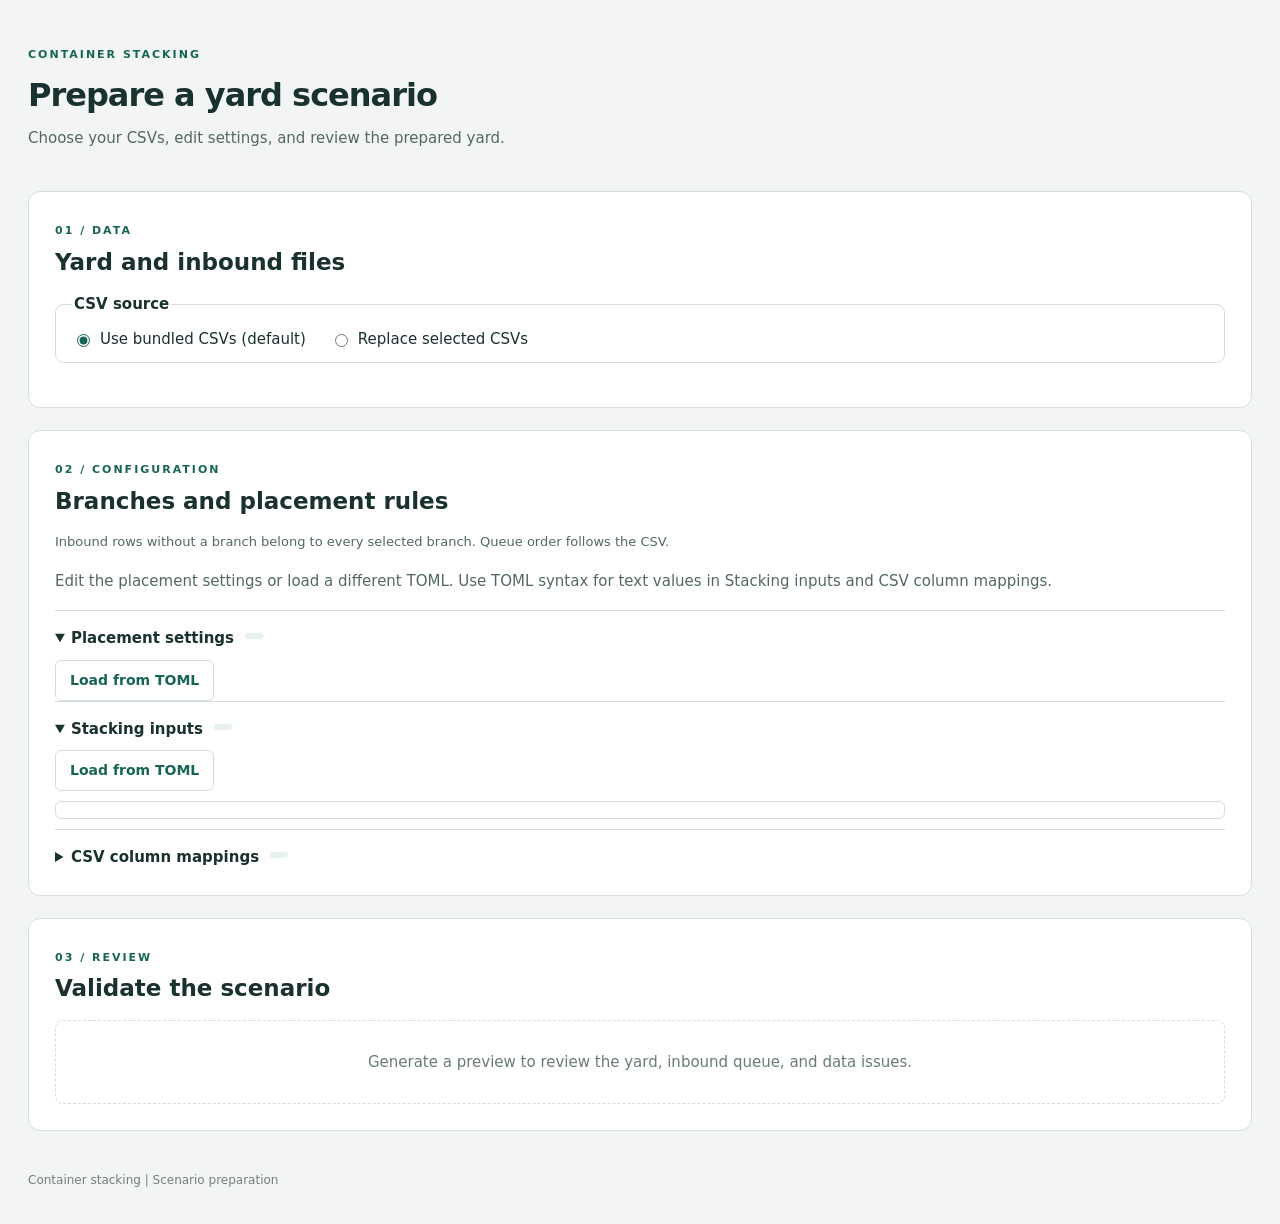
<file: output/container-stacking-standalone/index.html>
<!doctype html>
<html lang="en">
<head>
  <meta charset="utf-8">
  <meta name="viewport" content="width=device-width, initial-scale=1">
  <meta http-equiv="Content-Security-Policy" content="default-src 'none'; script-src 'self' file: blob: 'wasm-unsafe-eval'; style-src 'self' file:; worker-src blob:; connect-src blob:; base-uri 'none'; form-action 'none'">
  <title>Container stacking | Scenario setup</title>
  <link rel="stylesheet" href="./style.css">
  <link rel="stylesheet" href="./yard-map.css">
  <script src="./defaults.js" defer></script>
  <script src="./runtime-assets.js" defer></script>
  <script src="./standalone.js" defer></script>
  <script src="./yard-map.js" defer></script>
  <script src="./yard-comparison-map.js" defer></script>
  <script src="./simulation.js" defer></script>
  <script src="./app.js" defer></script>
</head>
<body>
<header>
  <div>
    <span class="eyebrow">CONTAINER STACKING</span>
    <h1>Prepare a yard scenario</h1>
    <p>Choose your CSVs, edit settings, and review the prepared yard.</p>
  </div>
</header>
<main>
  <div id="message" role="status" aria-live="polite"></div>
  <section>
    <span class="eyebrow">01 / DATA</span>
    <h2>Yard and inbound files</h2>
    <fieldset class="file-sources">
      <legend>CSV source</legend>
      <label><input id="source-folder" type="radio" name="file-source" value="folder" checked> Use bundled CSVs (default)</label>
      <label><input id="source-upload" type="radio" name="file-source" value="upload"> Replace selected CSVs</label>
    </fieldset>
    <p id="source-description"></p>
    <div id="datasets" class="dataset-grid"></div>
  </section>
  <section>
    <span class="eyebrow">02 / CONFIGURATION</span>
    <h2>Branches and placement rules</h2>
    <p class="note">Inbound rows without a branch belong to every selected branch. Queue order follows the CSV.</p>
    <p>Edit the placement settings or load a different TOML. Use TOML syntax for text values in Stacking inputs and CSV column mappings.</p>
    <div id="project-toml-actions" hidden>
      <button id="reload-project-tomls" type="button" class="secondary">Reload project TOMLs</button>
      <p class="note">The launcher reads the project files on page load and refreshes untouched editors before preview. Reload replaces all three editors with the current files.</p>
    </div>
    <p id="project-toml-cache-note" class="note" hidden>These TOMLs are cached. Open <code>stacking_ui\open_setup.cmd</code> to read the current files from disk.</p>
    <details open>
      <summary>Placement settings <span id="config-toml-source" class="toml-source" data-project-file="config.toml" aria-live="polite"></span></summary>
      <div class="actions toml-choose">
        <button id="default-config" type="button" class="secondary" disabled hidden>Set default</button>
        <button id="save-config" type="button" class="secondary toml-save" disabled hidden>Save config.toml</button>
        <button id="choose-config" type="button" class="secondary">Load from TOML</button>
      </div>
      <input type="file" id="load-config" accept=".toml" hidden>
      <div id="config-toml"></div>
    </details>
    <details id="stacking-inputs" open>
      <summary>Stacking inputs <span id="input-toml-source" class="toml-source" data-project-file="container_stacking_input.toml" aria-live="polite"></span></summary>
      <div class="actions toml-choose">
        <button id="default-input" type="button" class="secondary" disabled hidden>Set default</button>
        <button id="save-input" type="button" class="secondary toml-save" disabled hidden>Save container_stacking_input.toml</button>
        <button id="choose-input" type="button" class="secondary">Load from TOML</button>
      </div>
      <input type="file" id="load-input" accept=".toml" hidden>
      <div id="input-toml" class="toml-lines"></div>
    </details>
    <details>
      <summary>CSV column mappings <span id="mapping-toml-source" class="toml-source" data-project-file="csv_mapping.toml" aria-live="polite"></span></summary>
      <div class="actions toml-choose">
        <button id="default-mapping" type="button" class="secondary" disabled hidden>Set default</button>
        <button id="save-mapping" type="button" class="secondary toml-save" disabled hidden>Save csv_mapping.toml</button>
        <button id="choose-mapping" type="button" class="secondary">Load from TOML</button>
      </div>
      <input type="file" id="load-mapping" accept=".toml" hidden>
      <div id="mapping-toml" class="toml-lines"></div>
    </details>
  </section>
  <section class="stacking-review">
    <div class="section-title">
      <div><span class="eyebrow">03 / REVIEW</span><h2>Validate the scenario</h2></div>
      <div class="actions">
        <button id="generate-preview" type="button" hidden>Generate preview</button>
        <button id="save-yard" class="secondary" type="button" hidden>Save yard CSV</button>
      </div>
    </div>
    <p id="preview-launch-note" hidden>Open <code>stacking_ui\open_setup.cmd</code> to generate a preview here.</p>
    <p id="preview-status" role="status" aria-live="polite"></p>
    <div id="results"><div class="empty">Generate a preview to review the yard, inbound queue, and data issues.</div></div>
  </section>
</main>
<footer>Container stacking | Scenario preparation</footer>
</body>
</html>
</file>
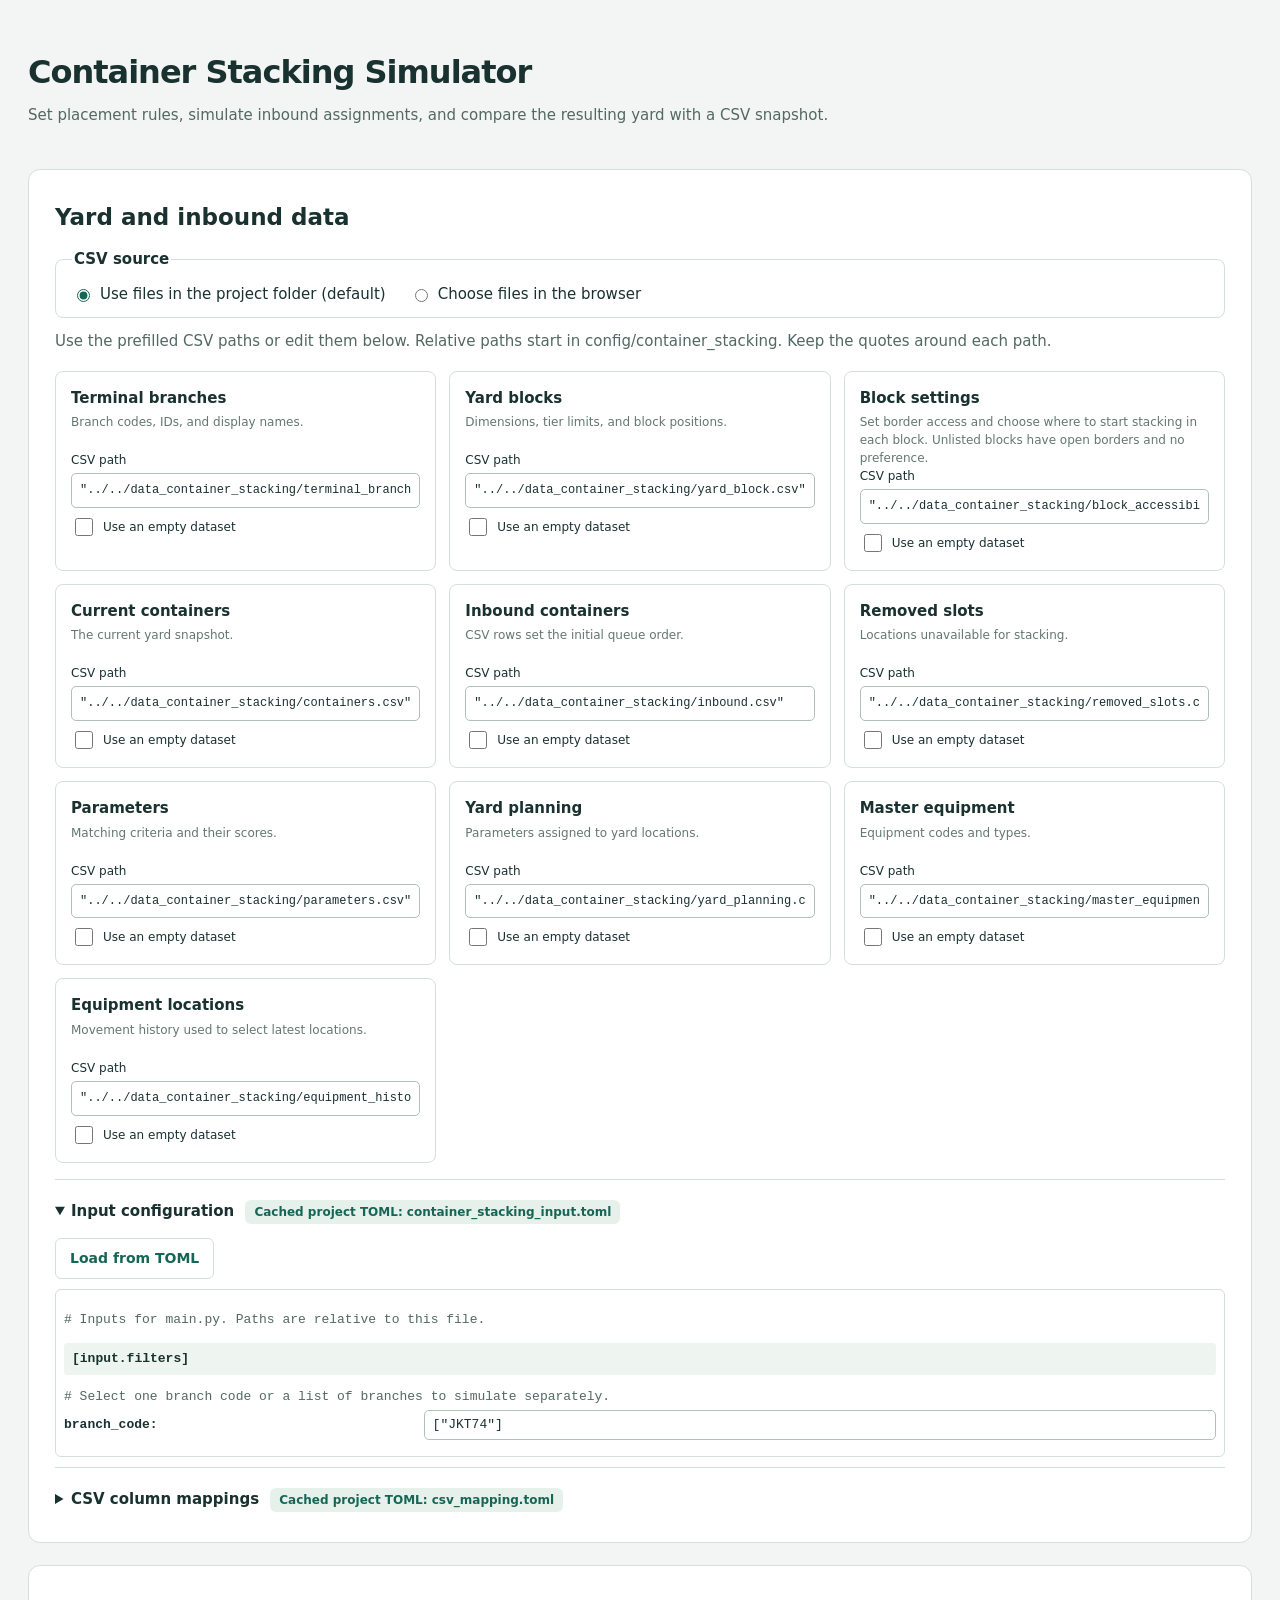
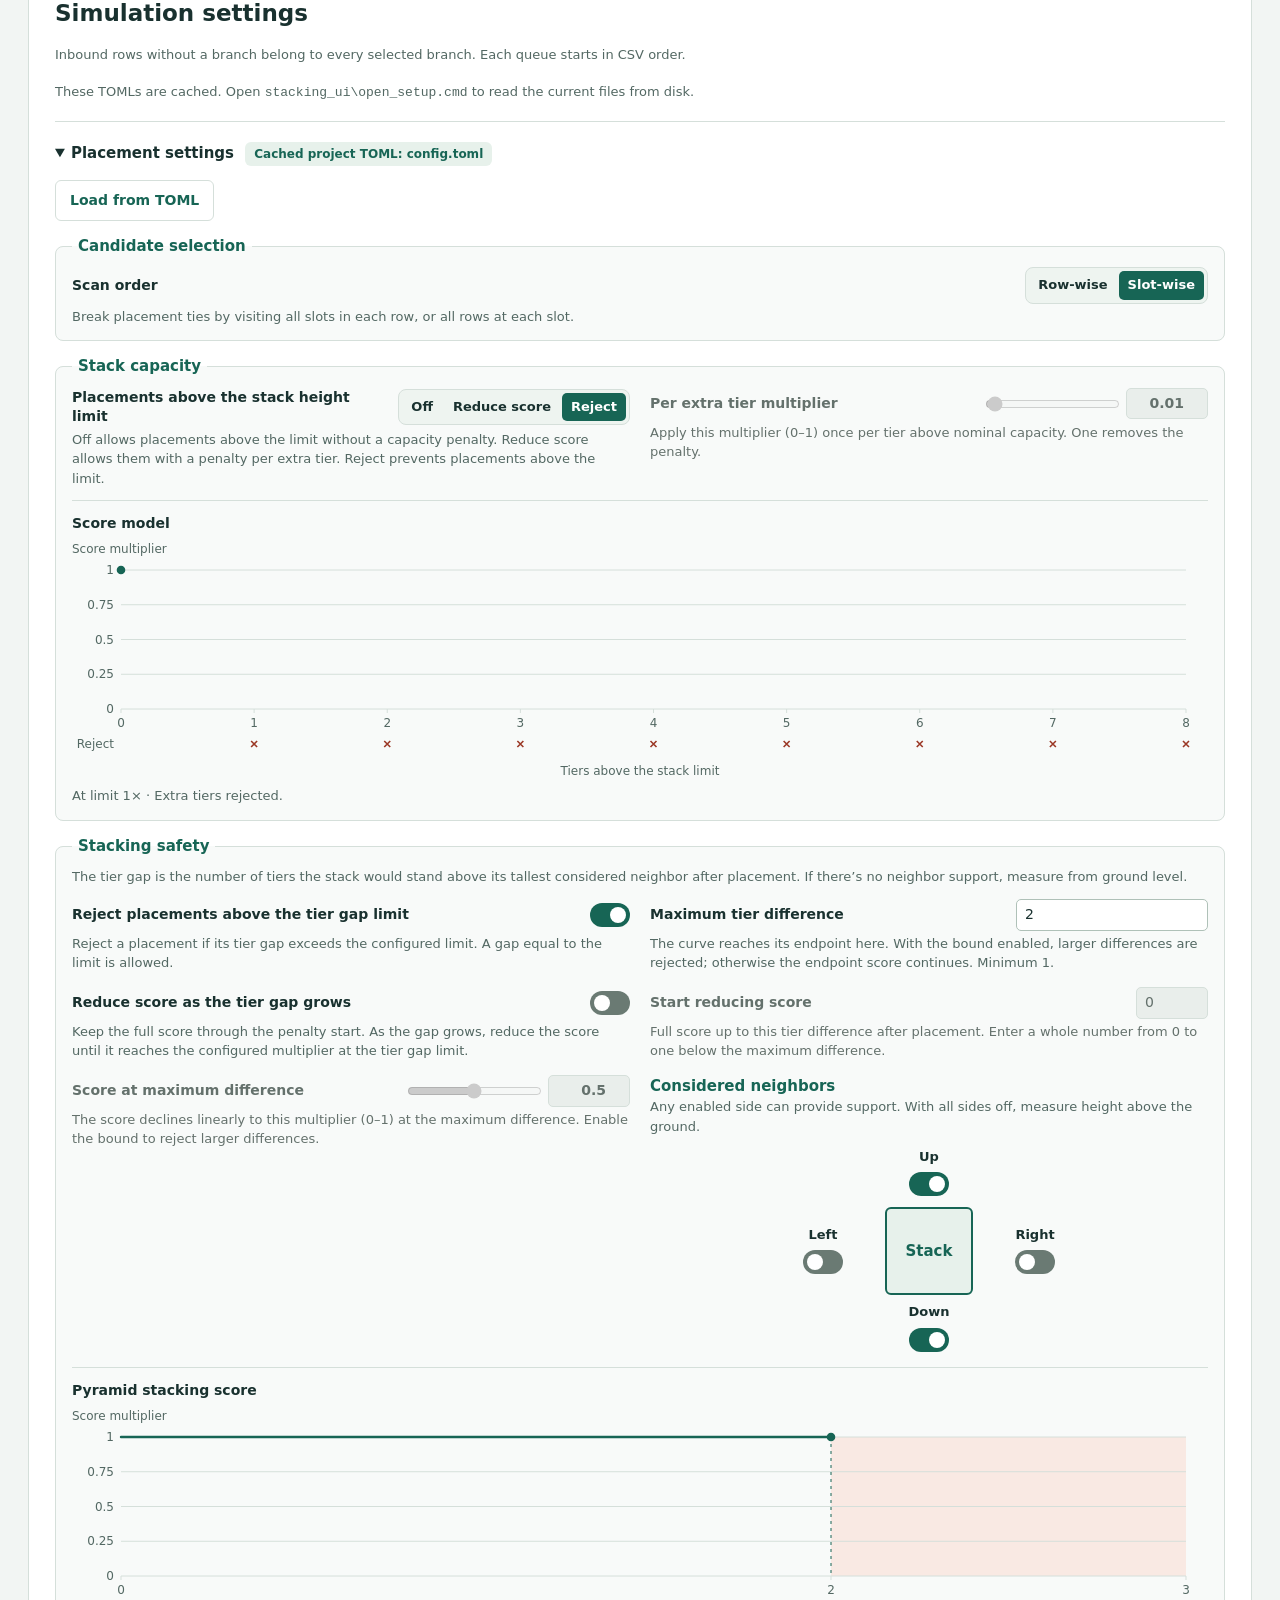
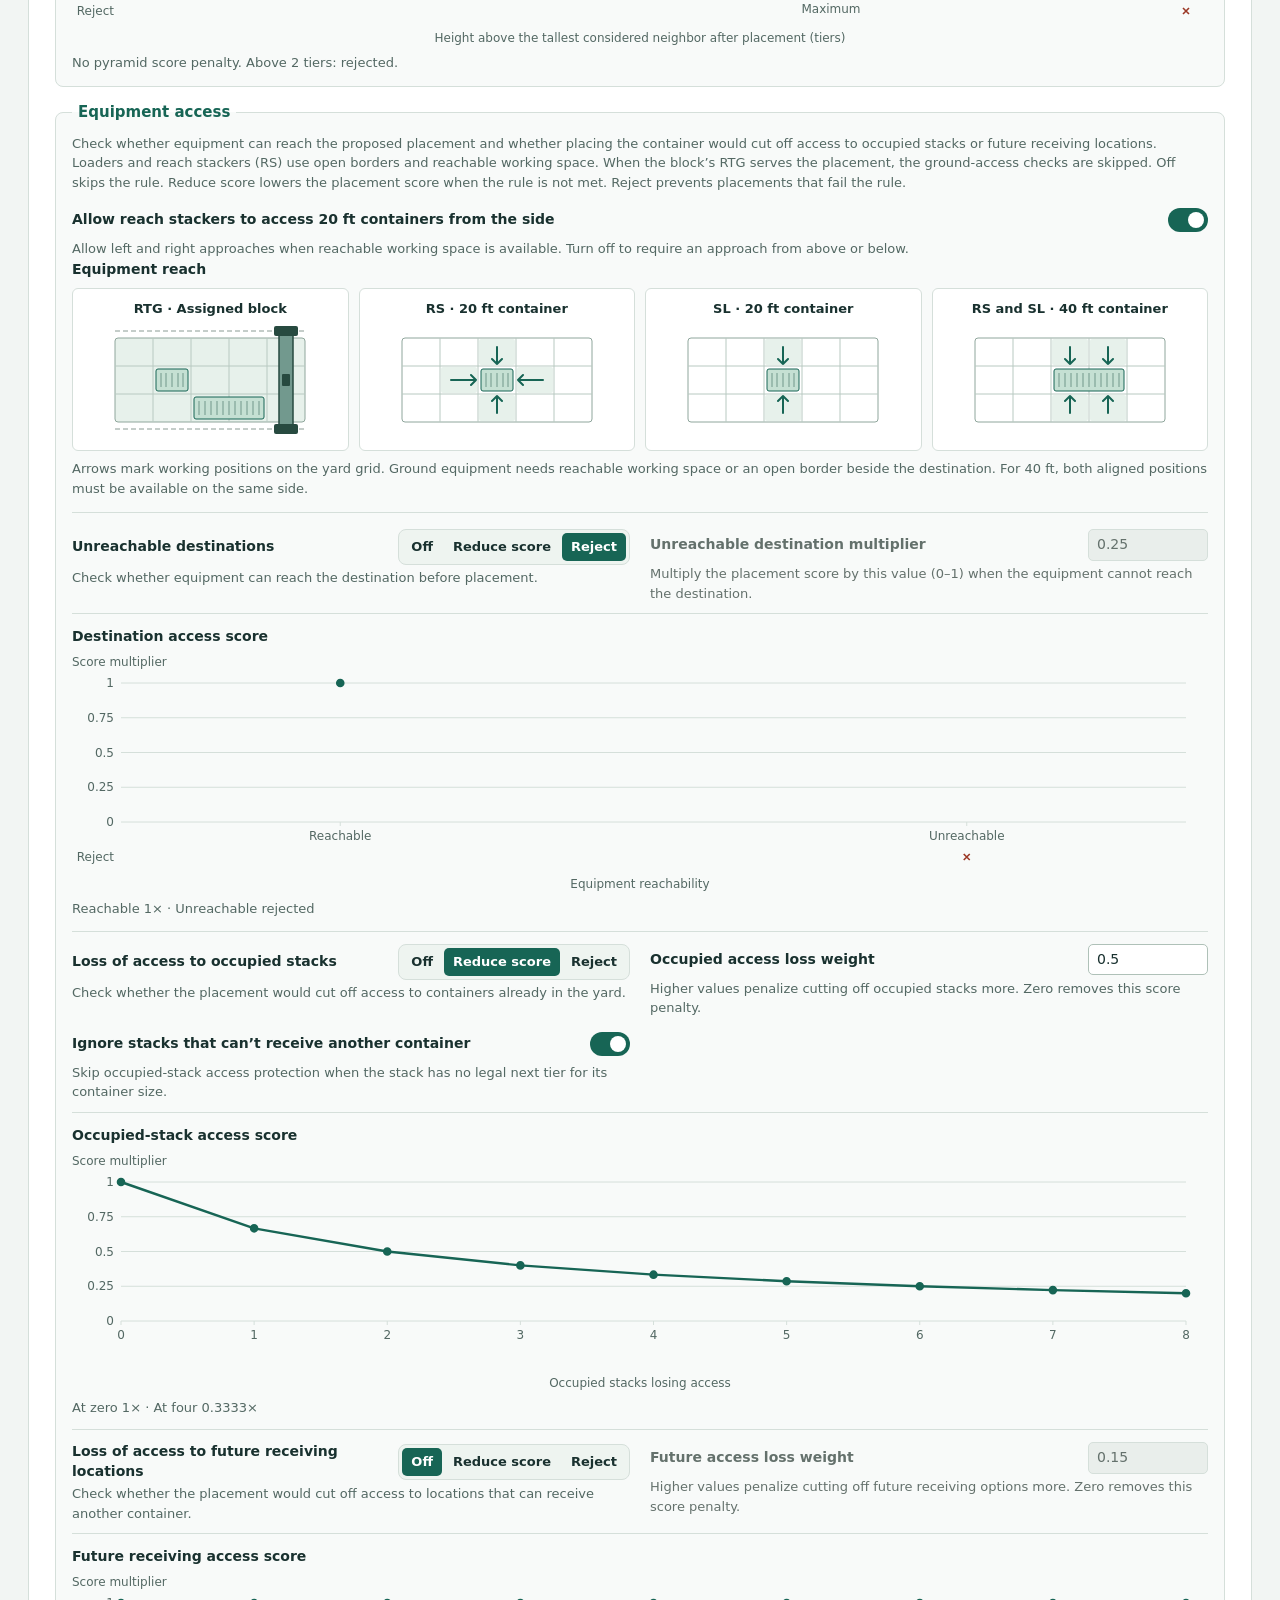
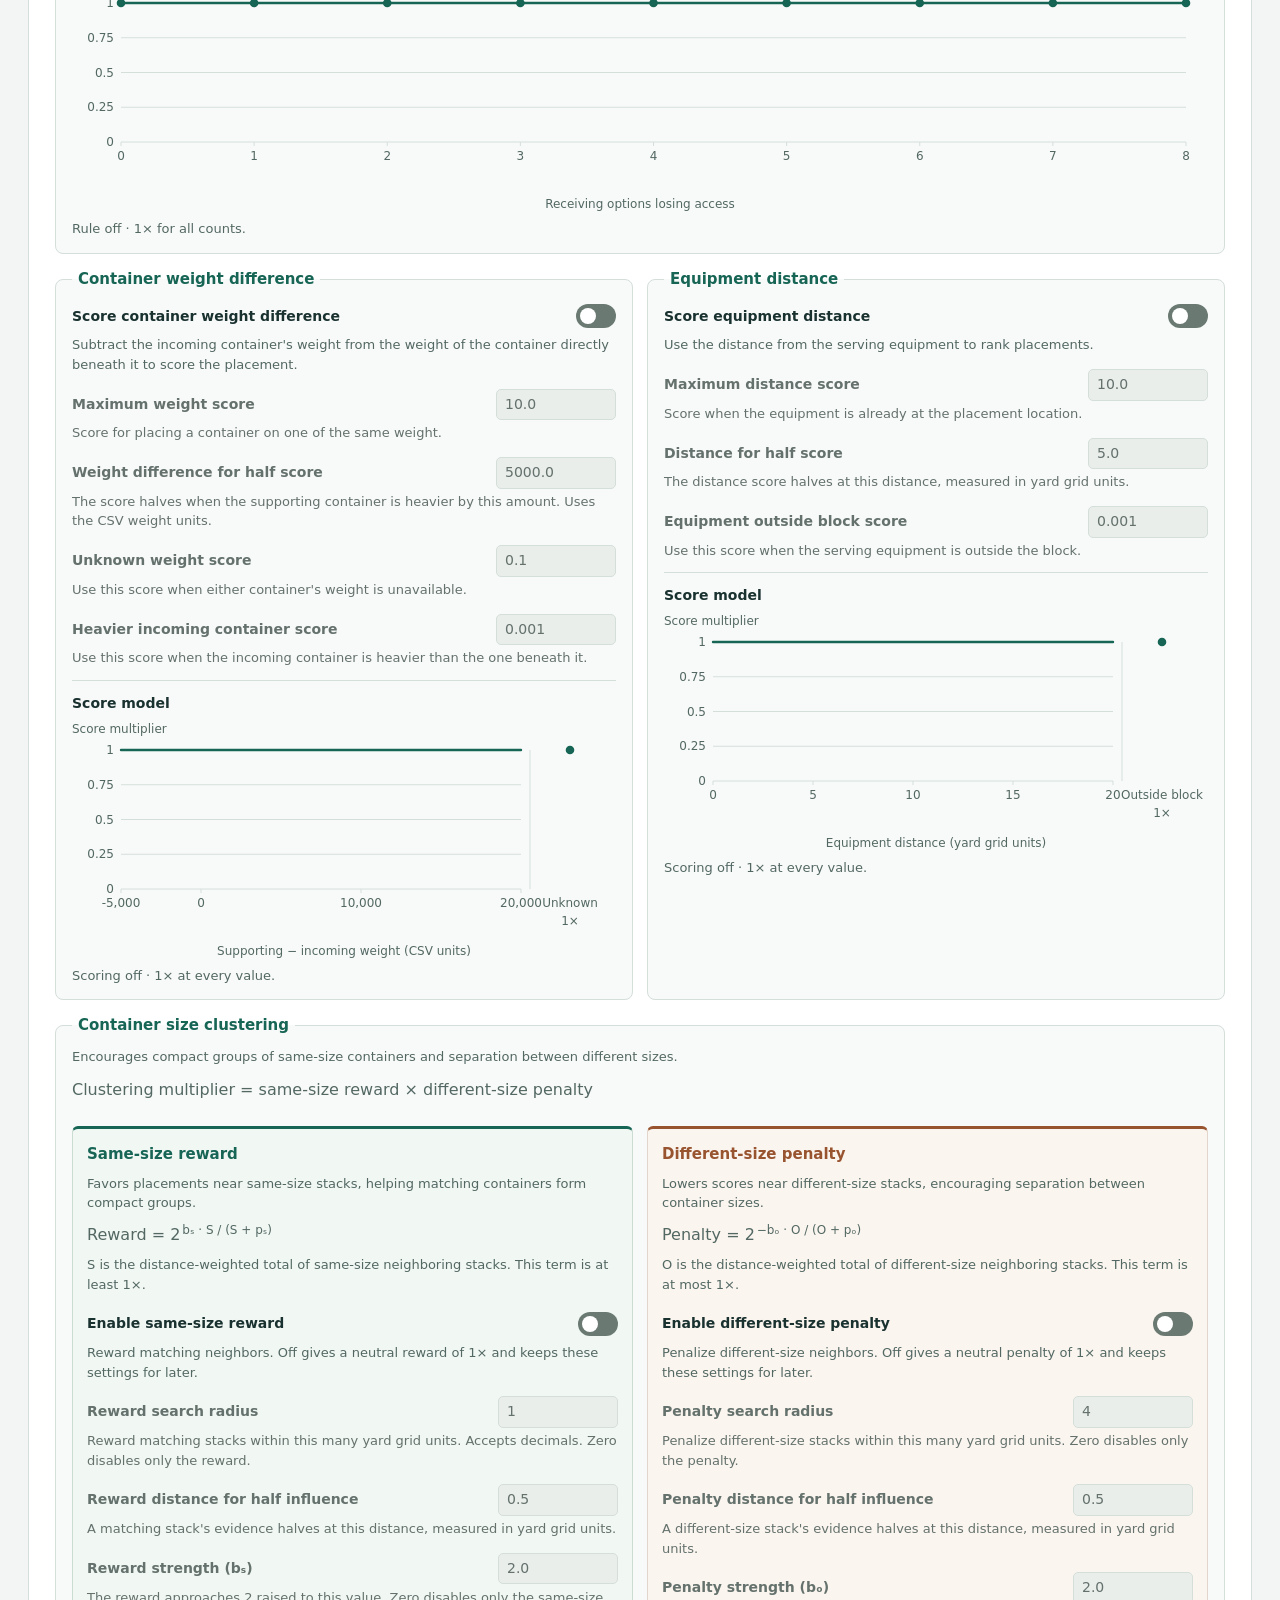
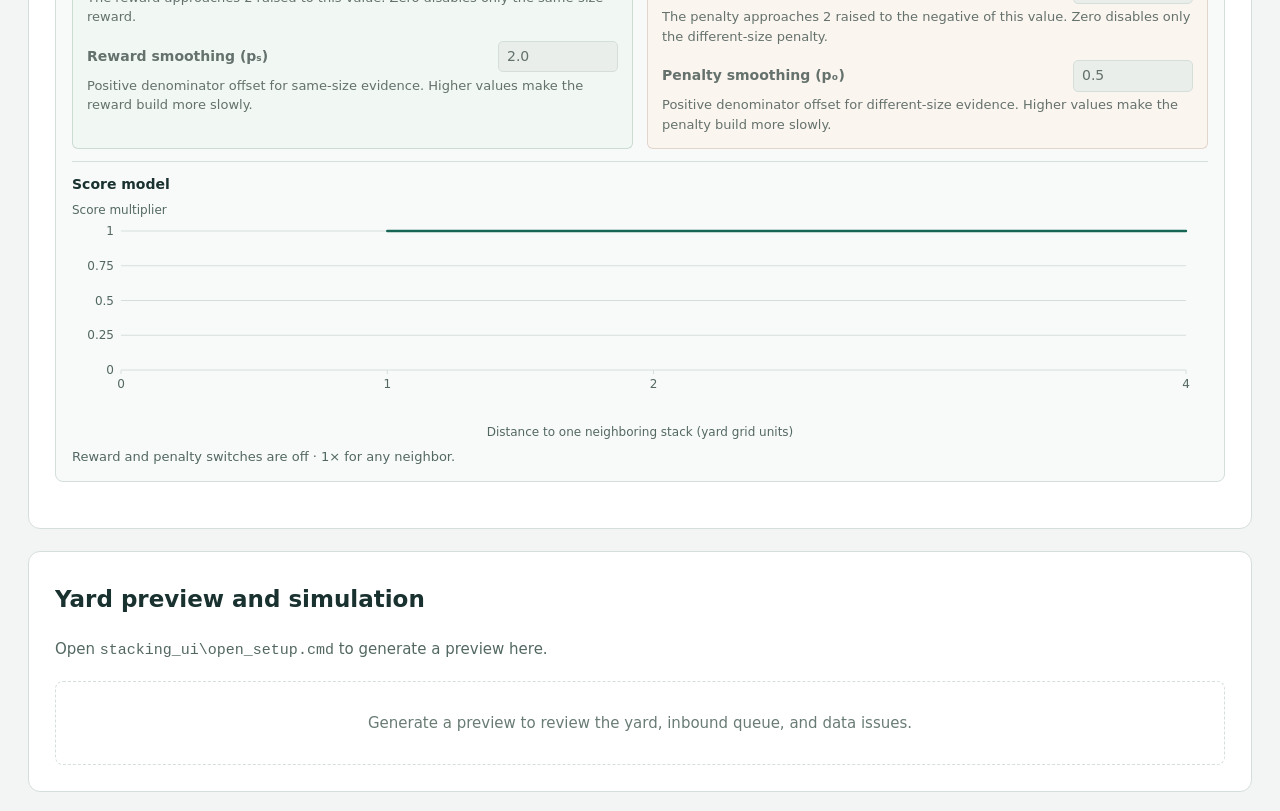
<file: stacking_ui/static/index.html>
<!doctype html>
<html lang="en">
<head>
  <meta charset="utf-8">
  <meta name="viewport" content="width=device-width, initial-scale=1">
  <meta http-equiv="Content-Security-Policy" content="default-src 'none'; script-src 'self' file:; style-src 'self' file:; connect-src 'none'; base-uri 'none'; form-action 'none'">
  <title>Container Stacking Simulator</title>
  <link rel="stylesheet" href="./style.css">
  <link rel="stylesheet" href="./yard-map.css">
  <script src="./defaults.js" defer></script>
  <script src="./yard-map.js" defer></script>
  <script src="./yard-comparison-map.js" defer></script>
  <script src="./simulation.js" defer></script>
  <script src="./placement-graphs.js" defer></script>
  <script src="./app.js" defer></script>
</head>
<body>
<header>
  <div>
    <h1>Container Stacking Simulator</h1>
    <p>Set placement rules, simulate inbound assignments, and compare the resulting yard with a CSV snapshot.</p>
  </div>
</header>
<main>
  <div id="message" role="status" aria-live="polite"></div>
  <section>
    <h2>Yard and inbound data</h2>
    <fieldset class="file-sources">
      <legend>CSV source</legend>
      <label><input id="source-folder" type="radio" name="file-source" value="folder" checked> Use files in the project folder (default)</label>
      <label><input id="source-upload" type="radio" name="file-source" value="upload"> Choose files in the browser</label>
    </fieldset>
    <p id="source-description"></p>
    <div class="actions">
      <a id="download-bundled-csvs" class="button secondary" href="./bundled-csvs.zip" download hidden>Download bundled CSVs (ZIP)</a>
      <button id="choose-csv-folder" type="button" class="secondary" aria-describedby="source-description" hidden>Select CSV folder</button>
      <input id="load-csv-folder" type="file" webkitdirectory multiple hidden>
    </div>
    <div id="bundled-inputs" hidden>
      <label for="bundled-branch">Yard branch</label>
      <select id="bundled-branch"></select>
    </div>
    <div id="datasets" class="dataset-grid"></div>
    <details id="stacking-inputs" open>
      <summary>Input configuration <span id="input-toml-source" class="toml-source" data-project-file="container_stacking_input.toml" aria-live="polite"></span></summary>
      <div class="actions toml-choose">
        <button id="default-input" type="button" class="secondary" disabled hidden>Save settings</button>
        <button id="save-input" type="button" class="secondary toml-save" disabled hidden>Save container_stacking_input.toml</button>
        <button id="choose-input" type="button" class="secondary">Load from TOML</button>
      </div>
      <input type="file" id="load-input" accept=".toml" hidden>
      <div id="input-toml" class="toml-lines"></div>
    </details>
    <details>
      <summary>CSV column mappings <span id="mapping-toml-source" class="toml-source" data-project-file="csv_mapping.toml" aria-live="polite"></span></summary>
      <div class="actions toml-choose">
        <button id="default-mapping" type="button" class="secondary" disabled hidden>Save settings</button>
        <button id="save-mapping" type="button" class="secondary toml-save" disabled hidden>Save csv_mapping.toml</button>
        <button id="choose-mapping" type="button" class="secondary">Load from TOML</button>
      </div>
      <input type="file" id="load-mapping" accept=".toml" hidden>
      <div id="mapping-toml" class="toml-lines"></div>
    </details>
  </section>
  <section>
    <h2>Simulation settings</h2>
    <p class="note">Inbound rows without a branch belong to every selected branch. Each queue starts in CSV order.</p>
    <div id="project-toml-actions" hidden>
      <button id="reload-project-tomls" type="button" class="secondary">Reload project TOMLs</button>
      <p class="note">The launcher reads the project files on page load and refreshes untouched editors before preview. Reload replaces all three editors with the current files.</p>
    </div>
    <p id="project-toml-cache-note" class="note" hidden>These TOMLs are cached. Open <code>stacking_ui\open_setup.cmd</code> to read the current files from disk.</p>
    <details open>
      <summary>Placement settings <span id="config-toml-source" class="toml-source" data-project-file="config.toml" aria-live="polite"></span></summary>
      <div class="actions toml-choose">
        <button id="default-config" type="button" class="secondary" disabled hidden>Save settings</button>
        <button id="save-config" type="button" class="secondary toml-save" disabled hidden>Save config.toml</button>
        <button id="choose-config" type="button" class="secondary">Load from TOML</button>
      </div>
      <input type="file" id="load-config" accept=".toml" hidden>
      <div id="config-toml"></div>
    </details>
  </section>
  <section class="stacking-review">
    <div class="section-title">
      <h2>Yard preview and simulation</h2>
      <div class="actions">
        <button id="generate-preview" type="button" hidden>Generate preview</button>
        <button id="save-yard" class="secondary" type="button" hidden>Save yard CSV</button>
      </div>
    </div>
    <p id="preview-launch-note" hidden>Open <code>stacking_ui\open_setup.cmd</code> to generate a preview here.</p>
    <p id="preview-status" role="status" aria-live="polite"></p>
    <div id="results"><div class="empty">Generate a preview to review the yard, inbound queue, and data issues.</div></div>
  </section>
</main>
<template id="equipment-reach-diagram">
  <figure class="equipment-reach" aria-labelledby="equipment-reach-title">
    <figcaption id="equipment-reach-title">Equipment reach</figcaption>
    <div class="equipment-reach-grid">
      <div class="equipment-reach-panel">
        <h4>RTG · Assigned block</h4>
        <svg viewBox="0 0 220 120" role="img" aria-label="The crane spans the yard rows and travels along its assigned block to reach eligible 20 ft and 40 ft stacks.">
          <defs>
            <g id="reach-yard-grid" class="reach-yard-grid">
              <rect x="15" y="18" width="190" height="84" rx="3"/>
              <path d="M53 18v84m38-84v84m38-84v84m38-84v84M15 46h190M15 74h190"/>
            </g>
            <rect id="reach-working-cell" class="reach-working-cell" width="36" height="26" rx="2"/>
            <g id="reach-roof-20">
              <rect class="reach-target" width="32" height="22" rx="2"/>
              <path class="reach-roof-ribs" d="M5 4v14m5-14v14m6-14v14m6-14v14m5-14v14"/>
            </g>
            <g id="reach-roof-40">
              <rect class="reach-target" width="70" height="22" rx="2"/>
              <path class="reach-roof-ribs" d="M5 4v14m6-14v14m6-14v14m6-14v14m6-14v14m6-14v14m6-14v14m6-14v14m6-14v14m6-14v14m6-14v14"/>
            </g>
          </defs>
          <rect class="reach-coverage" x="15" y="18" width="190" height="84" rx="3"/>
          <use href="#reach-yard-grid"/>
          <use href="#reach-roof-20" x="56" y="49"/>
          <use href="#reach-roof-40" x="94" y="77"/>
          <path class="reach-crane-lane" d="M15 11h190M15 109h190"/>
          <rect class="reach-crane" x="179" y="11" width="14" height="98" rx="2"/>
          <rect class="reach-crane-wheel" x="174" y="6" width="24" height="10" rx="2"/>
          <rect class="reach-crane-wheel" x="174" y="104" width="24" height="10" rx="2"/>
          <rect class="reach-crane-wheel" x="182" y="54" width="8" height="12" rx="1"/>
        </svg>
      </div>
      <div class="equipment-reach-panel">
        <h4>RS · 20 ft container</h4>
        <svg viewBox="0 0 220 120" role="img" data-reach-stacker-20ft>
          <use href="#reach-working-cell" x="92" y="19"/>
          <use href="#reach-working-cell" x="54" y="47" data-side-approach/>
          <use href="#reach-working-cell" x="130" y="47" data-side-approach/>
          <use href="#reach-working-cell" x="92" y="75"/>
          <use href="#reach-yard-grid"/>
          <use href="#reach-roof-20" x="94" y="49"/>
          <path class="reach-arrow" d="M110 27v17m-5-5 5 5 5-5M110 93V76m-5 5 5-5 5 5"/>
          <path class="reach-arrow" d="M64 60h25m-5-5 5 5-5 5M156 60h-25m5-5-5 5 5 5" data-side-approach/>
        </svg>
      </div>
      <div class="equipment-reach-panel">
        <h4>SL · 20 ft container</h4>
        <svg viewBox="0 0 220 120" role="img" aria-label="A loader can approach a 20 ft container from the adjacent row above or below.">
          <use href="#reach-working-cell" x="92" y="19"/>
          <use href="#reach-working-cell" x="92" y="75"/>
          <use href="#reach-yard-grid"/>
          <use href="#reach-roof-20" x="94" y="49"/>
          <path class="reach-arrow" d="M110 27v17m-5-5 5 5 5-5M110 93V76m-5 5 5-5 5 5"/>
        </svg>
      </div>
      <div class="equipment-reach-panel">
        <h4>RS and SL · 40 ft container</h4>
        <svg viewBox="0 0 220 120" role="img" aria-label="A reach stacker or loader serving a 40 ft container needs two aligned working positions in the row above, or two in the row below.">
          <use href="#reach-working-cell" x="92" y="19"/>
          <use href="#reach-working-cell" x="130" y="19"/>
          <use href="#reach-working-cell" x="92" y="75"/>
          <use href="#reach-working-cell" x="130" y="75"/>
          <use href="#reach-yard-grid"/>
          <use href="#reach-roof-40" x="94" y="49"/>
          <path class="reach-arrow" d="M110 27v17m-5-5 5 5 5-5M148 27v17m-5-5 5 5 5-5M110 93V76m-5 5 5-5 5 5M148 93V76m-5 5 5-5 5 5"/>
        </svg>
      </div>
    </div>
    <p class="placement-help">Arrows mark working positions on the yard grid. Ground equipment needs reachable working space or an open border beside the destination. For 40 ft, both aligned positions must be available on the same side.</p>
  </figure>
</template>
</body>
</html>
</file>
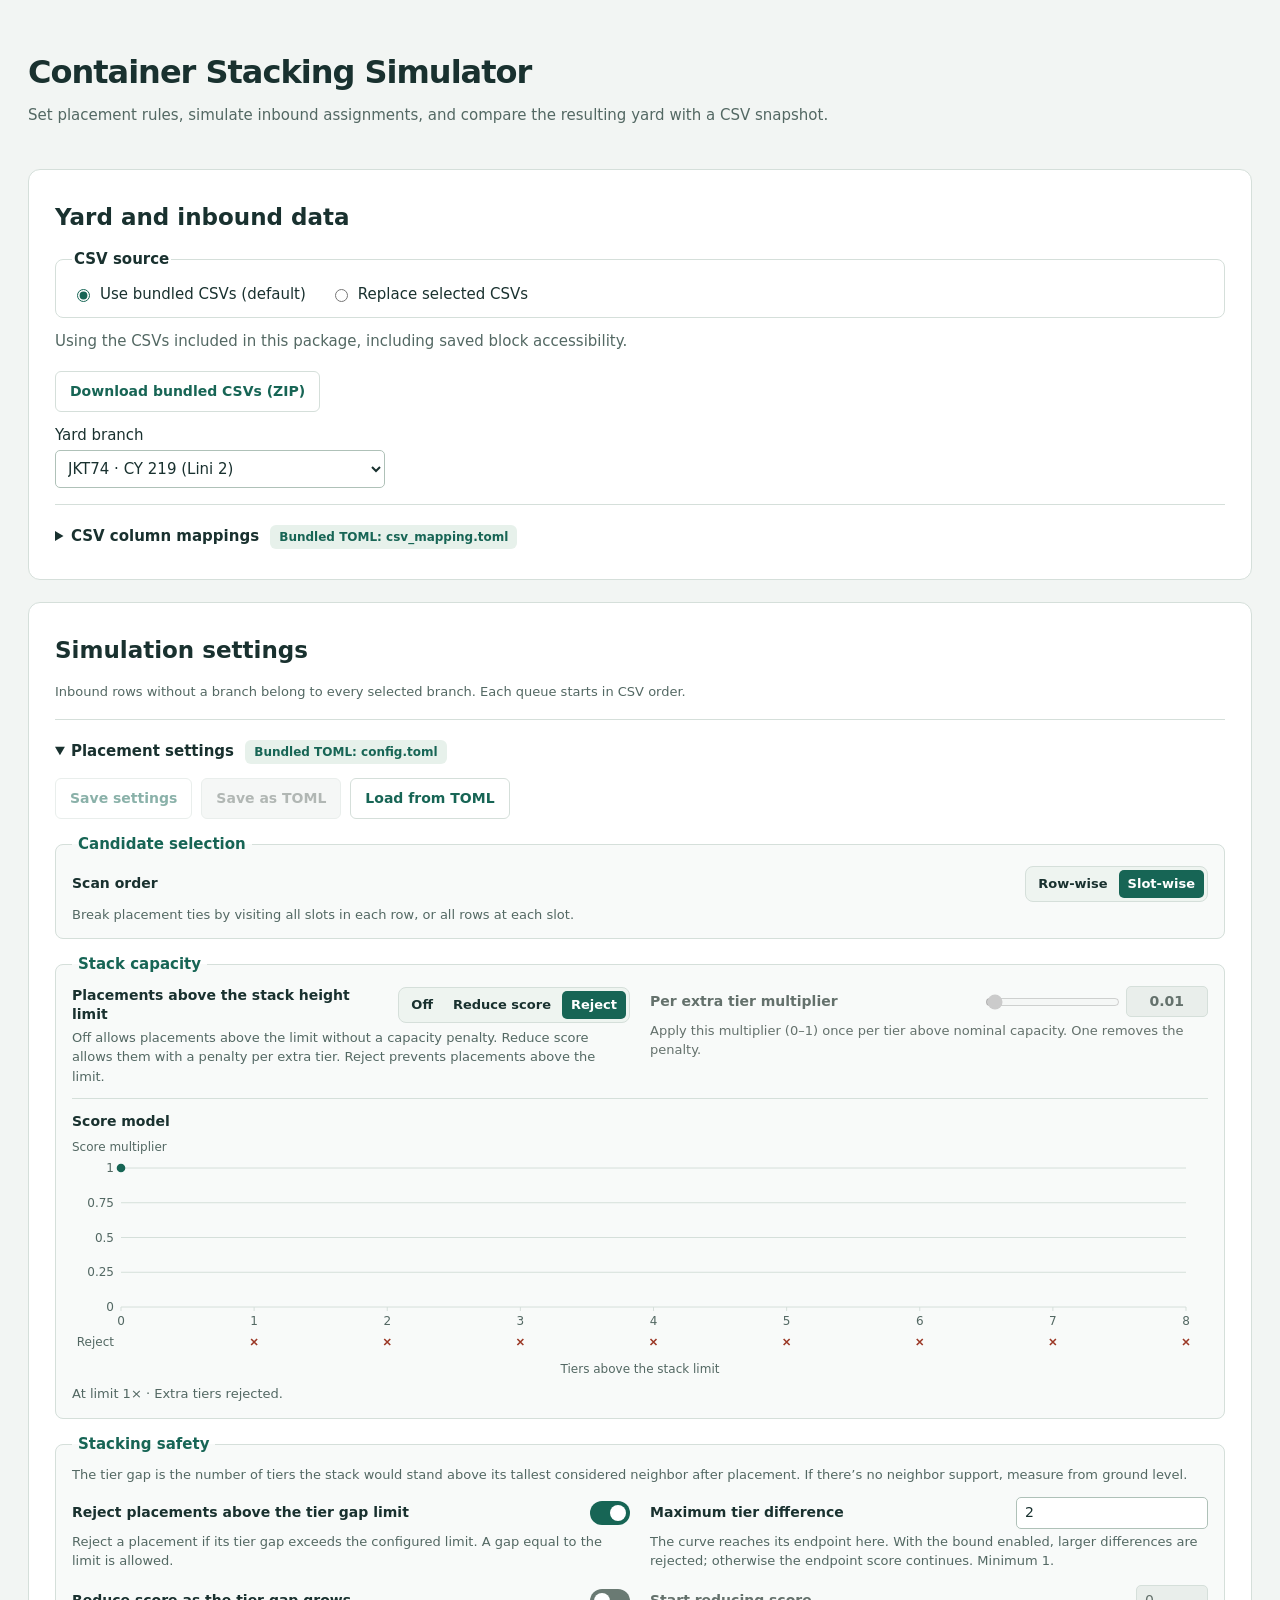
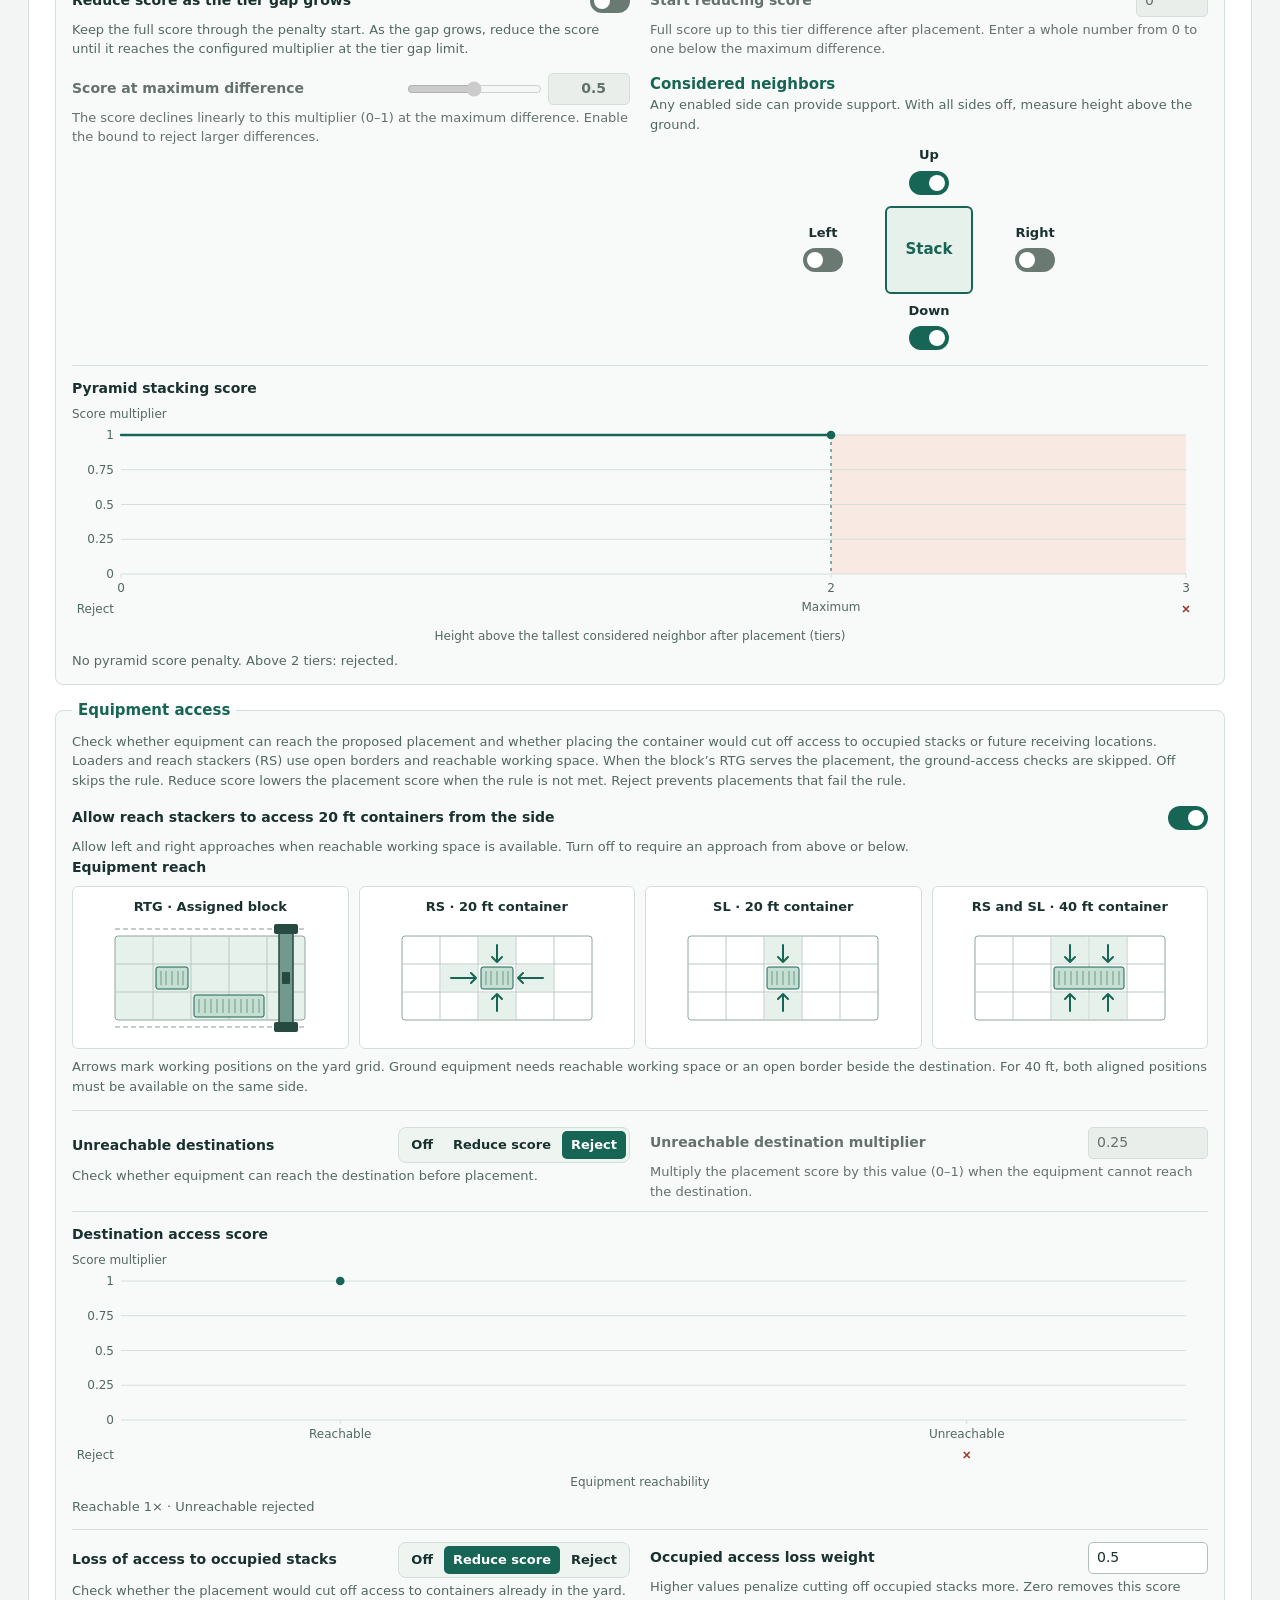
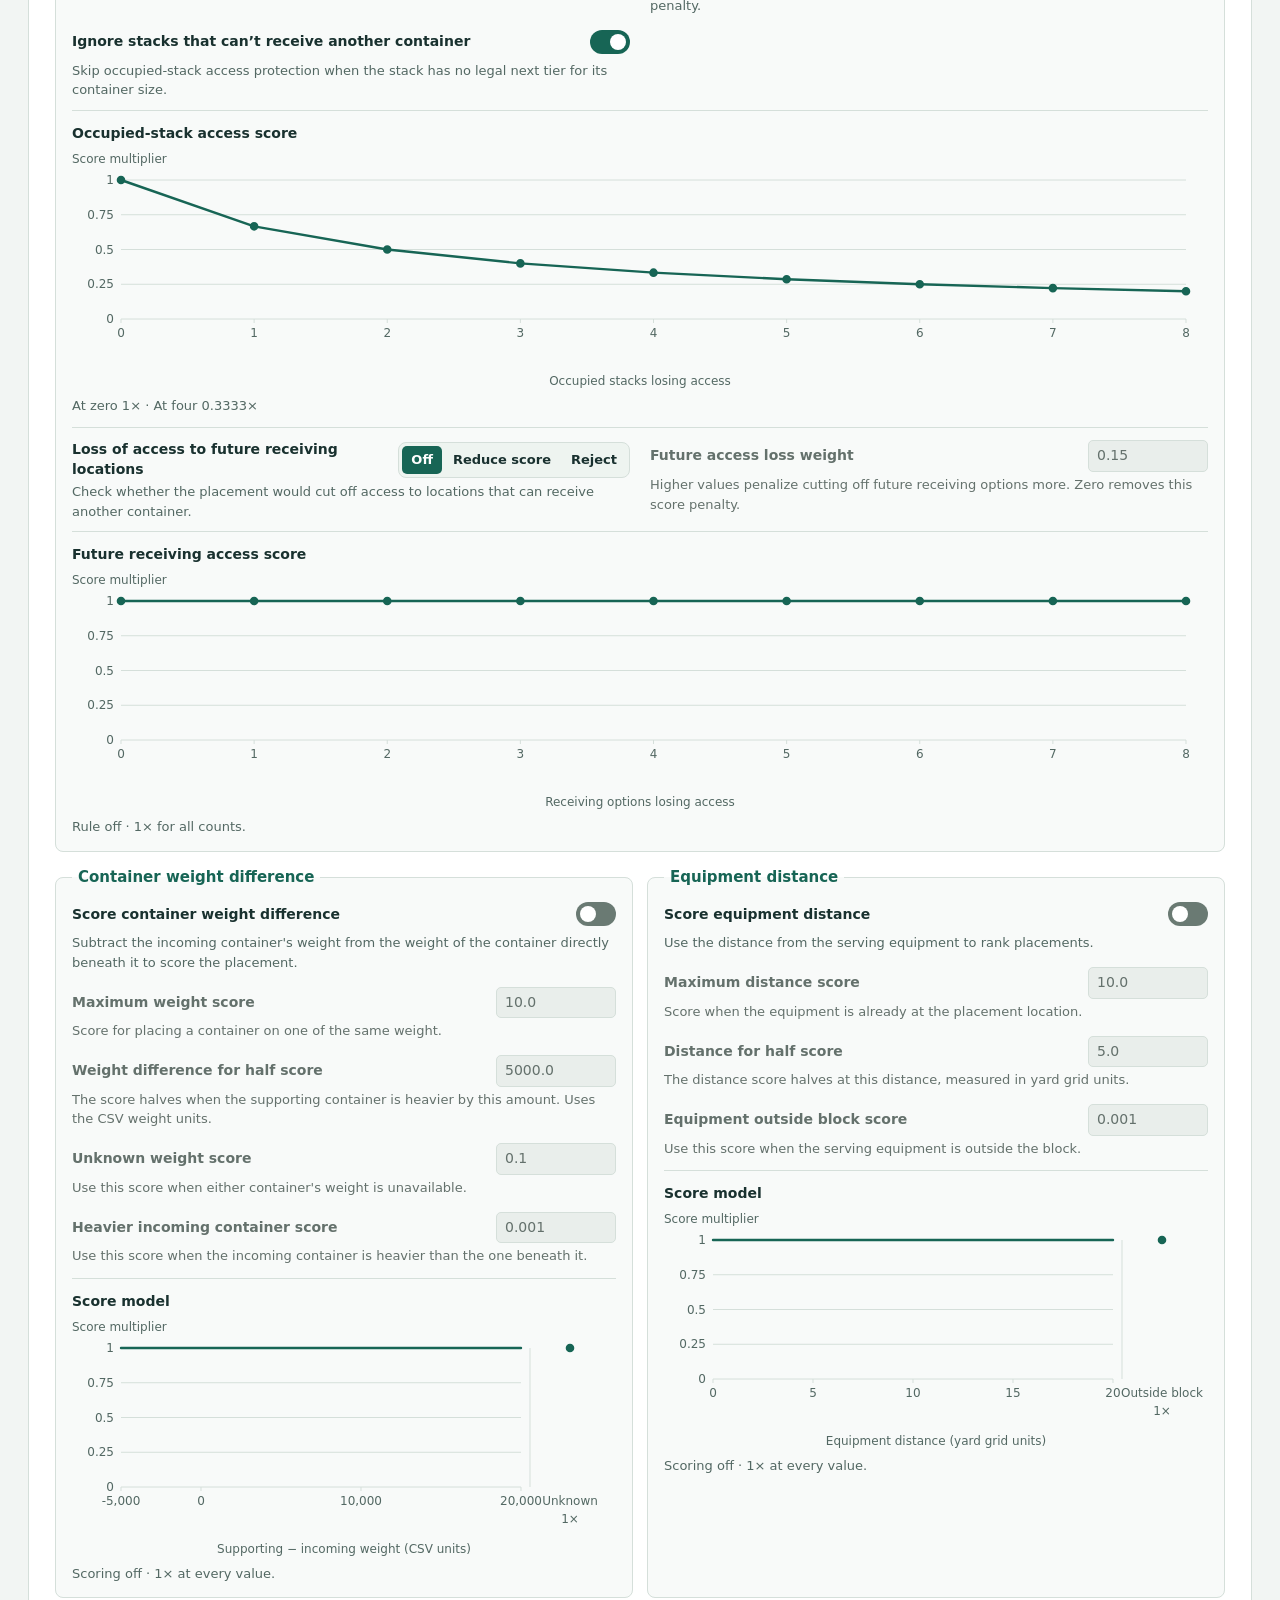
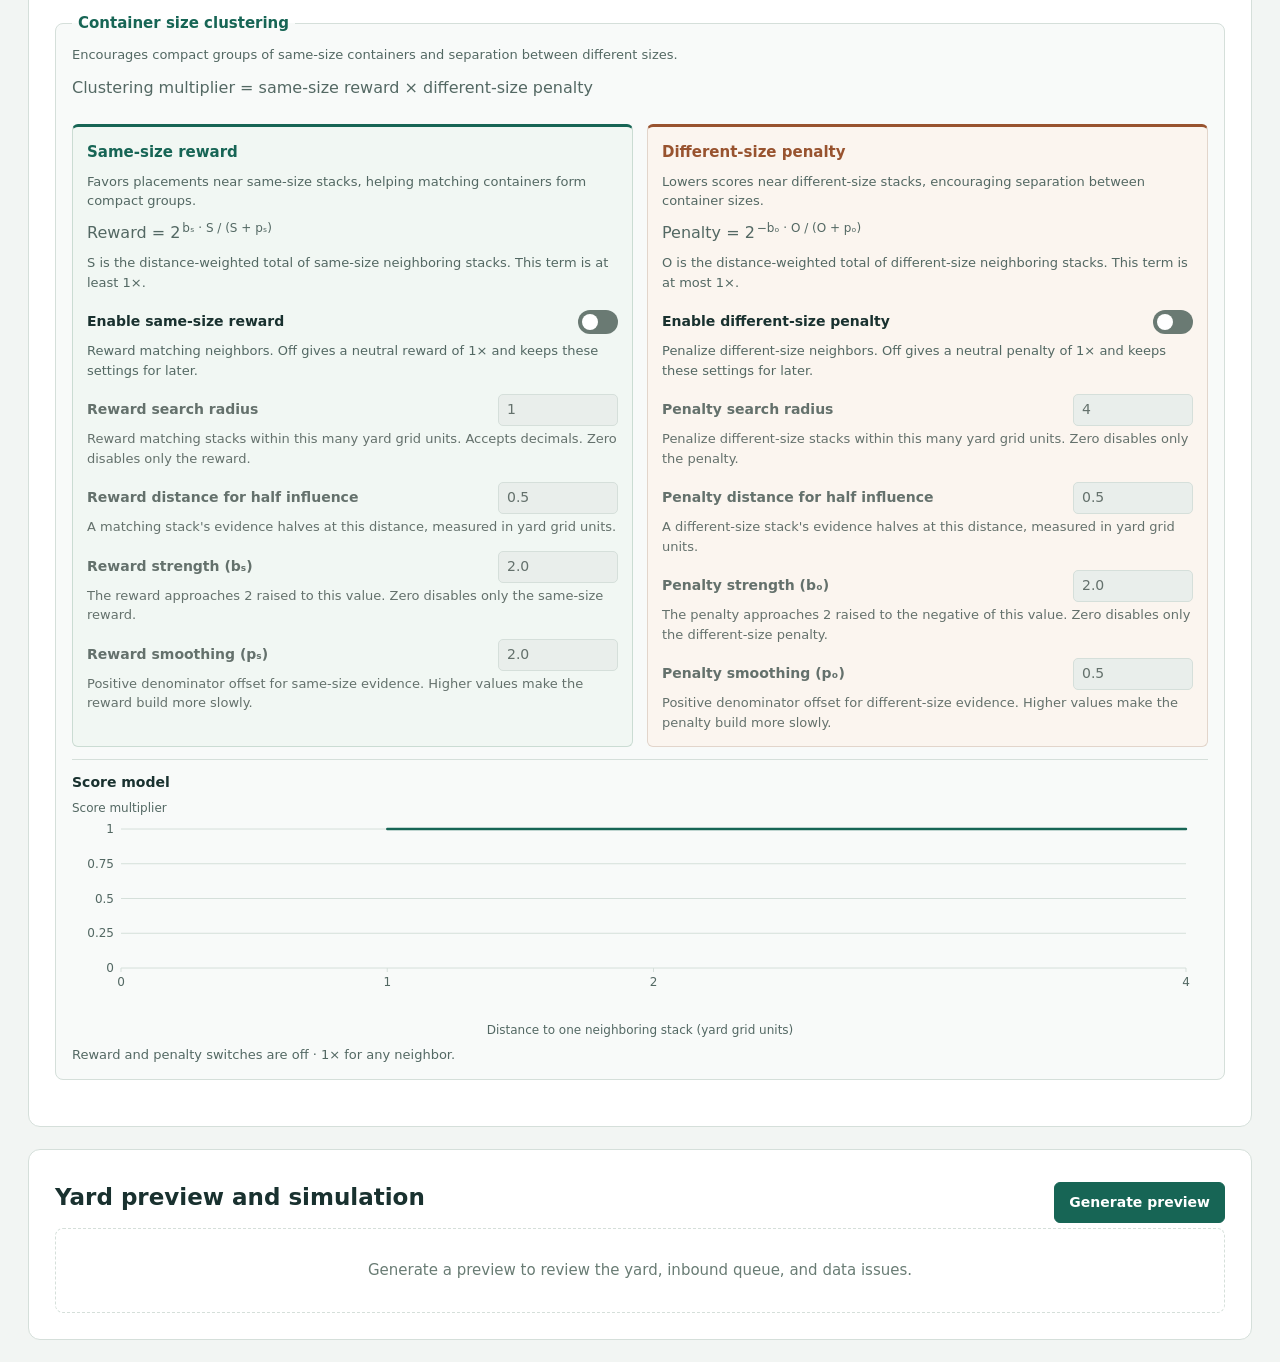
<file: output/container-stacking-standalone/container-stacking-simulator.html>
<!doctype html>
<html lang="en">
<head>
  <meta charset="utf-8">
  <meta name="viewport" content="width=device-width, initial-scale=1">
  <meta http-equiv="Content-Security-Policy" content="default-src 'none'; script-src 'self' file: blob: 'wasm-unsafe-eval'; style-src 'self' file:; worker-src blob:; connect-src blob:; base-uri 'none'; form-action 'none'">
  <title>Container Stacking Simulator</title>
  <link rel="stylesheet" href="./style.css">
  <link rel="stylesheet" href="./yard-map.css">
  <script src="./defaults.js" defer></script>
  <script src="./runtime-assets.js" defer></script>
  <script src="./standalone.js" defer></script>
  <script src="./yard-map.js" defer></script>
  <script src="./yard-comparison-map.js" defer></script>
  <script src="./simulation.js" defer></script>
  <script src="./placement-graphs.js" defer></script>
  <script src="./app.js" defer></script>
</head>
<body>
<header>
  <div>
    <h1>Container Stacking Simulator</h1>
    <p>Set placement rules, simulate inbound assignments, and compare the resulting yard with a CSV snapshot.</p>
  </div>
</header>
<main>
  <div id="message" role="status" aria-live="polite"></div>
  <section>
    <h2>Yard and inbound data</h2>
    <fieldset class="file-sources">
      <legend>CSV source</legend>
      <label><input id="source-folder" type="radio" name="file-source" value="folder" checked> Use bundled CSVs (default)</label>
      <label><input id="source-upload" type="radio" name="file-source" value="upload"> Replace selected CSVs</label>
    </fieldset>
    <p id="source-description"></p>
    <div class="actions">
      <a id="download-bundled-csvs" class="button secondary" href="./bundled-csvs.zip" download hidden>Download bundled CSVs (ZIP)</a>
      <button id="choose-csv-folder" type="button" class="secondary" aria-describedby="source-description" hidden>Select CSV folder</button>
      <input id="load-csv-folder" type="file" webkitdirectory multiple hidden>
    </div>
    <div id="bundled-inputs" hidden>
      <label for="bundled-branch">Yard branch</label>
      <select id="bundled-branch"></select>
    </div>
    <div id="datasets" class="dataset-grid"></div>
    <details id="stacking-inputs" open>
      <summary>Input configuration <span id="input-toml-source" class="toml-source" data-project-file="container_stacking_input.toml" aria-live="polite"></span></summary>
      <div class="actions toml-choose">
        <button id="default-input" type="button" class="secondary" disabled hidden>Save settings</button>
        <button id="save-input" type="button" class="secondary toml-save" disabled hidden>Save container_stacking_input.toml</button>
        <button id="choose-input" type="button" class="secondary">Load from TOML</button>
      </div>
      <input type="file" id="load-input" accept=".toml" hidden>
      <div id="input-toml" class="toml-lines"></div>
    </details>
    <details>
      <summary>CSV column mappings <span id="mapping-toml-source" class="toml-source" data-project-file="csv_mapping.toml" aria-live="polite"></span></summary>
      <div class="actions toml-choose">
        <button id="default-mapping" type="button" class="secondary" disabled hidden>Save settings</button>
        <button id="save-mapping" type="button" class="secondary toml-save" disabled hidden>Save csv_mapping.toml</button>
        <button id="choose-mapping" type="button" class="secondary">Load from TOML</button>
      </div>
      <input type="file" id="load-mapping" accept=".toml" hidden>
      <div id="mapping-toml" class="toml-lines"></div>
    </details>
  </section>
  <section>
    <h2>Simulation settings</h2>
    <p class="note">Inbound rows without a branch belong to every selected branch. Each queue starts in CSV order.</p>
    <div id="project-toml-actions" hidden>
      <button id="reload-project-tomls" type="button" class="secondary">Reload project TOMLs</button>
      <p class="note">The launcher reads the project files on page load and refreshes untouched editors before preview. Reload replaces all three editors with the current files.</p>
    </div>
    <p id="project-toml-cache-note" class="note" hidden>These TOMLs are cached. Open <code>stacking_ui\open_setup.cmd</code> to read the current files from disk.</p>
    <details open>
      <summary>Placement settings <span id="config-toml-source" class="toml-source" data-project-file="config.toml" aria-live="polite"></span></summary>
      <div class="actions toml-choose">
        <button id="default-config" type="button" class="secondary" disabled hidden>Save settings</button>
        <button id="save-config" type="button" class="secondary toml-save" disabled hidden>Save config.toml</button>
        <button id="choose-config" type="button" class="secondary">Load from TOML</button>
      </div>
      <input type="file" id="load-config" accept=".toml" hidden>
      <div id="config-toml"></div>
    </details>
  </section>
  <section class="stacking-review">
    <div class="section-title">
      <h2>Yard preview and simulation</h2>
      <div class="actions">
        <button id="generate-preview" type="button" hidden>Generate preview</button>
        <button id="save-yard" class="secondary" type="button" hidden>Save yard CSV</button>
      </div>
    </div>
    <p id="preview-launch-note" hidden>Open <code>stacking_ui\open_setup.cmd</code> to generate a preview here.</p>
    <p id="preview-status" role="status" aria-live="polite"></p>
    <div id="results"><div class="empty">Generate a preview to review the yard, inbound queue, and data issues.</div></div>
  </section>
</main>
<template id="equipment-reach-diagram">
  <figure class="equipment-reach" aria-labelledby="equipment-reach-title">
    <figcaption id="equipment-reach-title">Equipment reach</figcaption>
    <div class="equipment-reach-grid">
      <div class="equipment-reach-panel">
        <h4>RTG · Assigned block</h4>
        <svg viewBox="0 0 220 120" role="img" aria-label="The crane spans the yard rows and travels along its assigned block to reach eligible 20 ft and 40 ft stacks.">
          <defs>
            <g id="reach-yard-grid" class="reach-yard-grid">
              <rect x="15" y="18" width="190" height="84" rx="3"/>
              <path d="M53 18v84m38-84v84m38-84v84m38-84v84M15 46h190M15 74h190"/>
            </g>
            <rect id="reach-working-cell" class="reach-working-cell" width="36" height="26" rx="2"/>
            <g id="reach-roof-20">
              <rect class="reach-target" width="32" height="22" rx="2"/>
              <path class="reach-roof-ribs" d="M5 4v14m5-14v14m6-14v14m6-14v14m5-14v14"/>
            </g>
            <g id="reach-roof-40">
              <rect class="reach-target" width="70" height="22" rx="2"/>
              <path class="reach-roof-ribs" d="M5 4v14m6-14v14m6-14v14m6-14v14m6-14v14m6-14v14m6-14v14m6-14v14m6-14v14m6-14v14m6-14v14"/>
            </g>
          </defs>
          <rect class="reach-coverage" x="15" y="18" width="190" height="84" rx="3"/>
          <use href="#reach-yard-grid"/>
          <use href="#reach-roof-20" x="56" y="49"/>
          <use href="#reach-roof-40" x="94" y="77"/>
          <path class="reach-crane-lane" d="M15 11h190M15 109h190"/>
          <rect class="reach-crane" x="179" y="11" width="14" height="98" rx="2"/>
          <rect class="reach-crane-wheel" x="174" y="6" width="24" height="10" rx="2"/>
          <rect class="reach-crane-wheel" x="174" y="104" width="24" height="10" rx="2"/>
          <rect class="reach-crane-wheel" x="182" y="54" width="8" height="12" rx="1"/>
        </svg>
      </div>
      <div class="equipment-reach-panel">
        <h4>RS · 20 ft container</h4>
        <svg viewBox="0 0 220 120" role="img" data-reach-stacker-20ft>
          <use href="#reach-working-cell" x="92" y="19"/>
          <use href="#reach-working-cell" x="54" y="47" data-side-approach/>
          <use href="#reach-working-cell" x="130" y="47" data-side-approach/>
          <use href="#reach-working-cell" x="92" y="75"/>
          <use href="#reach-yard-grid"/>
          <use href="#reach-roof-20" x="94" y="49"/>
          <path class="reach-arrow" d="M110 27v17m-5-5 5 5 5-5M110 93V76m-5 5 5-5 5 5"/>
          <path class="reach-arrow" d="M64 60h25m-5-5 5 5-5 5M156 60h-25m5-5-5 5 5 5" data-side-approach/>
        </svg>
      </div>
      <div class="equipment-reach-panel">
        <h4>SL · 20 ft container</h4>
        <svg viewBox="0 0 220 120" role="img" aria-label="A loader can approach a 20 ft container from the adjacent row above or below.">
          <use href="#reach-working-cell" x="92" y="19"/>
          <use href="#reach-working-cell" x="92" y="75"/>
          <use href="#reach-yard-grid"/>
          <use href="#reach-roof-20" x="94" y="49"/>
          <path class="reach-arrow" d="M110 27v17m-5-5 5 5 5-5M110 93V76m-5 5 5-5 5 5"/>
        </svg>
      </div>
      <div class="equipment-reach-panel">
        <h4>RS and SL · 40 ft container</h4>
        <svg viewBox="0 0 220 120" role="img" aria-label="A reach stacker or loader serving a 40 ft container needs two aligned working positions in the row above, or two in the row below.">
          <use href="#reach-working-cell" x="92" y="19"/>
          <use href="#reach-working-cell" x="130" y="19"/>
          <use href="#reach-working-cell" x="92" y="75"/>
          <use href="#reach-working-cell" x="130" y="75"/>
          <use href="#reach-yard-grid"/>
          <use href="#reach-roof-40" x="94" y="49"/>
          <path class="reach-arrow" d="M110 27v17m-5-5 5 5 5-5M148 27v17m-5-5 5 5 5-5M110 93V76m-5 5 5-5 5 5M148 93V76m-5 5 5-5 5 5"/>
        </svg>
      </div>
    </div>
    <p class="placement-help">Arrows mark working positions on the yard grid. Ground equipment needs reachable working space or an open border beside the destination. For 40 ft, both aligned positions must be available on the same side.</p>
  </figure>
</template>
</body>
</html>
</file>
<file: output/container-stacking-standalone/style.css>
:root{font:15px/1.5 system-ui,sans-serif;color:#19312f;background:#f2f5f3;--green:#176555;--border:#d5dfda}*{box-sizing:border-box}body{margin:0}header,main,footer{max-width:1280px;margin:auto}header{display:flex;justify-content:space-between;align-items:center;padding:42px 28px 24px}h1{font-size:32px;letter-spacing:-1px;margin:6px 0}h2{font-size:23px;margin:4px 0 14px}h3{margin:16px 0 8px}p{color:#536863;margin:8px 0 18px}.eyebrow{font-size:11px;letter-spacing:2px;font-weight:750;color:var(--green)}main{padding:0 28px}section{background:white;border:1px solid var(--border);border-radius:12px;padding:26px;margin-bottom:22px}.section-title{display:flex;justify-content:space-between;align-items:center;gap:20px}.actions{display:flex;gap:9px;flex-wrap:wrap}button,.button{font:inherit;font-weight:600;font-size:14px;border:1px solid var(--green);background:var(--green);color:white;border-radius:6px;padding:9px 14px;cursor:pointer;display:inline-block}.secondary{background:white;color:var(--green);border-color:var(--border)}button:disabled{opacity:.5;cursor:wait}input,select,textarea{font:inherit;border:1px solid #afc1b8;border-radius:5px;padding:8px;background:white;color:#19312f;max-width:100%}input[type=file]{font-size:12px;width:100%;padding:6px}input[type=checkbox]{accent-color:var(--green);width:18px;height:18px}input:focus,textarea:focus,button:focus-visible,.button:focus-within{outline:3px solid #76bda8;outline-offset:2px}.dataset-grid{display:grid;grid-template-columns:repeat(3,minmax(0,1fr));gap:13px}.dataset{border:1px solid var(--border);border-radius:8px;padding:15px}.dataset strong{display:block;margin-bottom:4px}.dataset small{display:block;min-height:38px;color:#647770;font-size:12px}.filename{font-size:12px;overflow-wrap:anywhere;margin:6px 0;color:var(--green)}.empty-choice{display:flex;gap:7px;align-items:center;font-size:12px;margin-top:7px}.note{font-size:13px}.settings-grid{display:grid;grid-template-columns:repeat(3,minmax(0,1fr));gap:14px;margin:12px 0 24px}.setting{display:flex;flex-direction:column;gap:6px;font-size:13px}.setting small{color:#647770;font-size:12px}.setting.toggle{flex-direction:row;align-items:center}.toml-grid{display:grid;grid-template-columns:repeat(3,minmax(0,1fr));gap:14px;margin:14px 0}.toml-grid label{font-size:13px}.toml-grid textarea{width:100%;font:12px/1.5 ui-monospace,monospace;margin-top:8px;resize:vertical}details{border-top:1px solid var(--border);padding-top:16px}summary{cursor:pointer;font-weight:600}#message:not(:empty){padding:12px 16px;border:1px solid #b9d6cb;border-radius:8px;margin:0 0 20px;background:#e7f1eb}#message.error{background:#fff0ed;border-color:#ebc2b5;color:#8a3321}.empty{padding:30px;text-align:center;border:1px dashed var(--border);border-radius:8px;color:#697c74}.branch-result{margin-top:22px;border-top:1px solid var(--border);padding-top:12px}.metrics{display:flex;gap:12px;flex-wrap:wrap;margin:12px 0}.metric{padding:10px 16px;background:#f1f6f3;border-radius:7px}.metric strong{display:block;font-size:22px}.metric span{font-size:12px}.table-scroll{overflow:auto;max-height:430px;margin:12px 0}table{border-collapse:collapse;width:100%;font-size:13px}td,th{text-align:left;padding:9px;border-bottom:1px solid var(--border);vertical-align:top;overflow-wrap:anywhere}th{background:#eef4f0;position:sticky;top:0}.severity-error{color:#9b3826;font-weight:600}.severity-warning{color:#956615;font-weight:600}.ready{color:var(--green)}.not-ready{color:#9b3826}footer{padding:18px 28px 35px;font-size:12px;color:#718178}@media(max-width:850px){.dataset-grid,.settings-grid{grid-template-columns:repeat(2,minmax(0,1fr))}.toml-grid{grid-template-columns:1fr}.section-title{align-items:flex-start;flex-direction:column}}@media(max-width:550px){main{padding:0 12px}header{padding:24px 15px}section{padding:18px}.dataset-grid,.settings-grid{grid-template-columns:1fr}h1{font-size:26px}}

.file-sources {
  display: flex;
  flex-wrap: wrap;
  gap: 12px 24px;
  border: 1px solid var(--border);
  border-radius: 8px;
  padding: 12px 16px;
  margin: 0 0 12px;
}
.file-sources legend { font-weight: 600; }
.file-sources label { display: flex; align-items: center; gap: 7px; }
.file-sources input { accent-color: var(--green); }
.actions [hidden] { display: none; }
.actions a.button { text-decoration: none; }
#choose-csv-folder, #download-bundled-csvs { margin-bottom: 12px; }
.dataset-grid[hidden] { display: none; }
#bundled-inputs { margin-bottom: 16px; }
#bundled-inputs label { display: block; margin-bottom: 4px; }
#preview-status:empty { display: none; }
.preview-branch { display: block; margin-bottom: 10px; }
.preview-diagnostics {
  margin: 12px 0;
  padding: 12px 16px;
  border: 1px solid var(--border);
  border-radius: 8px;
  background: #f8faf9;
}
.preview-diagnostics h3 { margin: 0; }
.preview-diagnostics p { margin: 6px 0 10px; }
.preview-diagnostics details { padding-top: 8px; }
.preview-diagnostics details + details { margin-top: 8px; }
.preview-diagnostics .table-scroll { max-height: 15rem; margin-bottom: 0; }
.inbound-queue {
  padding: 12px 14px;
  margin: 12px 0;
  border: 1px solid var(--border);
  border-radius: 10px;
  background: #f8faf9;
}
.inbound-queue h3 { margin: 0; }
.inbound-queue p { margin: 4px 0 8px; font-size: 13px; }
.inbound-queue-header {
  display: flex;
  align-items: center;
  justify-content: space-between;
  gap: 12px;
}
.inbound-add-form, .inbound-add-identity {
  display: flex;
  flex-wrap: wrap;
  align-items: flex-end;
  gap: 10px 16px;
}
.inbound-add-form {
  padding: 10px 12px;
  margin: 8px 0;
  border: 1px solid var(--border);
  border-radius: 8px;
  background: #fff;
}
.inbound-add-form[hidden], .inbound-add-form p:empty { display: none; }
.inbound-add-form p { flex-basis: 100%; margin: 0; }
.inbound-add-field { display: grid; gap: 3px; font-size: 13px; }
.inbound-dummy-choice { display: flex; align-items: center; gap: 6px; min-height: 40px; font-size: 13px; }
.inbound-add-options { flex-basis: 100%; min-width: 0; padding-top: 8px; font-size: 13px; }
.inbound-add-fields {
  display: grid;
  grid-template-columns: repeat(auto-fit, minmax(min(100%, 160px), 1fr));
  gap: 8px 16px;
  margin-top: 8px;
}
.inbound-add-fields input, .inbound-add-fields select { width: 100%; min-width: 0; }
.inbound-add-options[aria-disabled="true"] { color: #6c7974; }
.inbound-add-options[aria-disabled="true"] summary { cursor: default; }
.inbound-add-options[aria-disabled="true"] :is(input, select) {
  color: #6c7974;
  background: #edf1ef;
  border-color: var(--border);
}
.inbound-track {
  --queue-gap: 14px;
  display: flex;
  align-items: stretch;
  gap: var(--queue-gap);
  overflow-x: auto;
  list-style: none;
  margin: 0;
  padding: 4px var(--queue-gap) 8px;
}
.inbound-track:empty { display: none; }
.inbound-card {
  position: relative;
  display: flex;
  flex-direction: column;
  gap: 2px;
  flex: 0 0 148px;
  padding: 7px 9px;
  border: 1px solid #dce6ea;
  border-radius: 8px;
  background: #fff;
  overflow-wrap: anywhere;
  font-size: 13px;
  cursor: pointer;
}
.inbound-position, .inbound-meta, .inbound-reason { font-size: 12px; color: #526779; }
.inbound-position { font-variant-numeric: tabular-nums; }
.inbound-invalid { border-color: #dfaa96; background: #fff3ee; }
.inbound-invalid .inbound-meta, .inbound-reason { color: #8b3728; }
.inbound-placed { border-color: #a9cdbf; background: #edf7f1; }
.inbound-unplaced { border-color: #d4bb8c; background: #fff8e9; }
.inbound-card[aria-current="step"] { outline: 2px solid #496a9a; outline-offset: -2px; }
.inbound-card[aria-current="step"] .inbound-position::before { content: "Current · "; color: #395780; }
.inbound-card[draggable="true"] { cursor: grab; user-select: none; }
.inbound-card[draggable="true"] .inbound-position::after {
  content: "";
  float: right;
  width: 8px;
  height: 12px;
  background: radial-gradient(circle, #657d74 1px, transparent 1.5px) 0 0 / 4px 4px;
}
/* Keep the drop target steady as cards scroll under the pointer. */
.inbound-track.inbound-drag-active > .inbound-card { pointer-events: none; }
.inbound-dragging > * { opacity: .55; }
.inbound-card[data-drop-edge]::after {
  content: "";
  position: absolute;
  pointer-events: none;
  top: -3px;
  bottom: -3px;
  width: 10px;
  transform: translateX(-50%);
  color: #19312f;
  border-block: 3px solid currentColor;
  background: linear-gradient(currentColor, currentColor) center / 3px 100% no-repeat;
}
.inbound-card[data-drop-edge="before"]::after { left: calc(-1px - var(--queue-gap) / 2); }
.inbound-card[data-drop-edge="after"]::after { left: calc(100% + 1px + var(--queue-gap) / 2); }
@media (forced-colors: active) {
  .inbound-card[data-drop-edge]::after { forced-color-adjust: none; color: CanvasText; }
}
.inbound-card[data-inspected] { border-color: var(--green); }
.inbound-card:focus:not(.inbound-dragging) { outline: 3px solid var(--green); outline-offset: -3px; }
.inbound-details {
  margin-top: 8px;
  padding: 10px 12px;
  border: 1px solid var(--border);
  border-radius: 8px;
  background: #fff;
}
.inbound-details h4 { margin: 0 0 6px; overflow-wrap: anywhere; }
.inbound-details dl {
  display: grid;
  grid-template-columns: repeat(auto-fit, minmax(min(100%, 140px), 1fr));
  gap: 8px 16px;
  margin: 0;
  font-size: 13px;
}
.inbound-details dt { color: #536863; font-size: 12px; }
.inbound-details dd { margin: 0; overflow-wrap: anywhere; }
.inbound-details-actions {
  display: flex;
  flex-wrap: wrap;
  justify-content: flex-end;
  gap: 8px;
  margin-top: 10px;
}
.inbound-delete { color: #8b3728; background: #fff; border-color: #dfaa96; }
.inbound-delete:hover:enabled { background: #fff3ee; }
.inbound-delete:disabled { cursor: default; }
.inbound-feedback:empty { margin: 0; }
.simulation-controls {
  position: sticky;
  top: 0;
  z-index: 5;
  align-items: center;
  justify-content: space-between;
  padding: 8px 12px;
  border: 1px solid var(--border);
  border-radius: 8px;
  background: #f8faf9;
  font-size: 13px;
}
.run-to-end { background: #1d7e6a; border-color: #1d7e6a; }
.simulation-controls button[data-access-locked="true"],
.simulation-tier-actions button[data-access-locked="true"] {
  color: #6c7974;
  background: #edf1ef;
  opacity: 1;
  cursor: default;
}
.simulation-outcome {
  margin: 8px 0 14px;
  padding: 8px 12px;
  scroll-margin-top: 92px;
  border: 1px solid var(--border);
  border-radius: 8px;
}
.yard-comparison {
  margin: 8px 0 14px;
  padding: 12px 16px;
  scroll-margin-top: 92px;
  border: 1px solid var(--border);
  border-radius: 8px;
}
.yard-comparison h3 { margin: 0; }
.yard-comparison h4 { margin: 14px 0 6px; }
.yard-comparison p { margin: 6px 0 10px; overflow-wrap: anywhere; }
.yard-comparison > p:empty, .comparison-pages[hidden] { display: none; }
.comparison-filters, .comparison-pages { align-items: center; }
.comparison-rate { display: flex; flex-wrap: wrap; gap: 4px 8px; align-items: center; }
.comparison-rate meter { width: min(8rem, 100%); height: 10px; }
.comparison-rate meter::-webkit-meter-bar { background: #edf2ef; border: 0; }
.comparison-rate-simulated meter::-webkit-meter-optimum-value { background: #267862; }
.comparison-rate-reference meter::-webkit-meter-optimum-value { background: #3b6cac; }
.comparison-visual { margin: 16px 0; }
.comparison-map-toolbar, .comparison-map-legend {
  display: flex;
  align-items: center;
  flex-wrap: wrap;
  gap: 8px 16px;
}
.comparison-map-toolbar label { font-weight: 650; }
.comparison-map-legend { list-style: none; padding: 0; margin: 0; font-size: 12px; }
.comparison-map-legend li { display: inline-flex; align-items: center; gap: 5px; }
.comparison-maps { display: grid; grid-template-columns: repeat(2, minmax(0, 1fr)); gap: 12px; }
.comparison-board {
  min-width: 0;
  padding: 10px;
  border: 1px solid var(--border);
  border-radius: 8px;
  background: #f8faf9;
}
.comparison-board h5 { margin: 0 0 6px; font-size: 14px; color: #196653; }
.comparison-board + .comparison-board h5 { color: #2a548a; }
.comparison-grid-scroll { overflow: auto; max-height: 18rem; }
.comparison-grid { width: max-content; border-collapse: separate; border-spacing: 3px; }
.comparison-grid th, .comparison-grid td { padding: 0; text-align: center; border: 0; }
.comparison-grid th { padding: 1px 5px; }
.comparison-grid tbody th { top: auto; left: 0; z-index: 1; }
.comparison-grid thead th { z-index: 2; }
.comparison-grid thead th:first-child { left: 0; z-index: 3; }
.comparison-slot, .comparison-swatch {
  display: inline-grid;
  place-items: center;
  color: var(--comparison-ink);
  background: var(--comparison-fill);
  border: 1px solid var(--comparison-border);
  border-radius: 5px;
}
.comparison-slot { position: relative; width: 85px; height: 34px; padding: 0; font-variant-numeric: tabular-nums; }
.comparison-swatch { width: 13px; height: 13px; border-radius: 3px; }
.comparison-slot-same { --comparison-fill: #f1f4f2; --comparison-ink: #374e45; --comparison-border: #cbd6cf; }
.comparison-slot-changed { --comparison-fill: #ffefcd; --comparison-ink: #6e430e; --comparison-border: #c1934c; }
.comparison-slot.comparison-slot-changed::after { content: "≠"; position: absolute; top: 0; right: 4px; font-size: 10px; }
.comparison-slot-simulated { --comparison-fill: #d9f0e7; --comparison-ink: #185740; --comparison-border: #68a38c; }
.comparison-slot-reference { --comparison-fill: #dfeafb; --comparison-ink: #224c85; --comparison-border: #7699c9; }
.comparison-slot-removed {
  --comparison-fill: repeating-linear-gradient(135deg, #e8ecea 0 3px, #d7ded9 3px 5px);
  --comparison-ink: #58655e;
  --comparison-border: #aab7ae;
}
.comparison-slot[aria-pressed="true"] { outline: 2px solid #213e33; outline-offset: -3px; }
.comparison-slot:focus-visible { outline: 3px solid #257e66; outline-offset: -3px; }
.comparison-stack-inspector { margin-top: 10px; }
.comparison-tier-different { background: #fff7e6; }
@media (max-width: 680px) {
  .comparison-maps { grid-template-columns: 1fr; }
}
.simulation-outcome p { margin: 0 0 6px; font-size: 13px; }
.simulation-trace-picker {
  display: flex;
  align-items: center;
  flex-wrap: wrap;
  gap: 6px 12px;
  margin-bottom: 8px;
}
.simulation-trace-picker select { padding: 3px 6px; font-size: 13px; }
.simulation-trace-picker[hidden] { display: none; }
.simulation-alternate {
  margin-bottom: 8px;
  padding: 8px 10px;
  border: 1px solid var(--border);
  border-radius: 6px;
  background: #f8faf9;
}
.simulation-alternate-fields { display: flex; flex-wrap: wrap; align-items: end; gap: 6px 12px; }
.simulation-alternate > p:empty { display: none; }
.simulation-alternate-fields label { display: grid; gap: 3px; font-size: 13px; }
.simulation-alternate-fields select { min-width: 90px; padding: 4px 6px; font-size: 13px; }
.simulation-alternate-fields select:disabled { color: #6c7974; background: #edf1ef; }
.simulation-alternate-fields .simulation-auto-tier {
  display: flex;
  align-items: center;
  gap: 8px;
  min-height: 28px;
}
.simulation-tier-actions { align-items: center; }
.simulation-tier-actions button { padding: 4px 8px; font-size: 13px; }
.simulation-trace-stages { margin: 4px 0; padding-left: 22px; font-size: 13px; }
.heuristic-breakdown { margin: 4px 0 8px; max-width: 360px; }
.heuristic-breakdown table { font-size: 12px; font-variant-numeric: tabular-nums; }
.heuristic-breakdown th, .heuristic-breakdown td { padding: 5px 8px; }
.heuristic-breakdown th:last-child, .heuristic-breakdown td:last-child { text-align: right; }
.heuristic-breakdown tbody tr:last-child { background: #eef4f0; font-weight: 700; }
.simulation-outcome details { padding-top: 5px; font-size: 13px; }
.simulation-outcome details p { margin-top: 6px; }
.dataset-path { display: block; font-size: 12px; }
.dataset-grid + details { margin-top: 16px; }
.dataset-path input, .dataset-path textarea {
  display: block;
  width: 100%;
  margin-top: 4px;
  font: 12px/1.4 ui-monospace, monospace;
}
.toml-source {
  display: inline-block;
  margin: 4px 0 4px 6px;
  padding: 3px 9px;
  border-radius: 6px;
  background: #e7f1eb;
  color: var(--green);
  font-size: 12px;
  max-width: 100%;
  overflow-wrap: anywhere;
}
.toml-choose { margin-top: 10px; }
.toml-choose button[id^="default-"]:disabled { cursor: default; }
.toml-save:disabled {
  background: #edf0ee;
  color: #65716b;
  border-color: var(--border);
  cursor: default;
}
.toml-lines {
  max-height: 24rem;
  overflow: auto;
  border: 1px solid var(--border);
  border-radius: 6px;
  padding: 8px;
  margin: 10px 0;
}
.toml-setting {
  display: grid;
  grid-template-columns: minmax(14ch, 30%) minmax(0, 1fr);
  align-items: center;
  gap: 8px 14px;
  margin: 4px 0 8px;
  font: 13px/1.4 ui-monospace, monospace;
}
.toml-setting span { font-weight: 600; overflow-wrap: anywhere; }
.toml-setting input, .toml-setting textarea { width: 100%; padding: 5px 8px; }
.toml-setting textarea { resize: vertical; }
.toml-switch { position: relative; display: inline-flex; width: 40px; height: 24px; }
.toml-switch input {
  position: absolute;
  inset: 0;
  width: 100%;
  height: 100%;
  margin: 0;
  padding: 0;
  opacity: 0;
  cursor: pointer;
}
.toml-switch-track {
  width: 100%;
  border-radius: 999px;
  background: #6a7a73;
  pointer-events: none;
}
.toml-switch-track::after {
  content: "";
  position: absolute;
  inset: 4px auto 4px 4px;
  width: 16px;
  border-radius: 50%;
  background: #fff;
}
.toml-switch input:checked + .toml-switch-track { background: var(--green); }
.toml-switch input:checked + .toml-switch-track::after { transform: translateX(16px); }
.toml-switch input:focus-visible + .toml-switch-track { outline: 3px solid #76bda8; outline-offset: 2px; }
.toml-switch input:disabled + .toml-switch-track { opacity: .5; }
.toml-segments {
  display: inline-flex;
  flex-wrap: wrap;
  justify-self: start;
  gap: 2px;
  padding: 3px;
  background: #eef4f0;
  border: 1px solid var(--border);
  border-radius: 8px;
  font: 13px/1.4 system-ui, sans-serif;
}
.toml-segments label { position: relative; }
.toml-segments input {
  position: absolute;
  width: 1px;
  height: 1px;
  margin: 0;
  padding: 0;
  opacity: 0;
}
.toml-segments span {
  display: block;
  border-radius: 5px;
  padding: 5px 9px;
  cursor: pointer;
}
.toml-segments input:checked + span {
  background: var(--green);
  color: white;
}
.toml-segments input:focus-visible + span {
  outline: 3px solid #76bda8;
  outline-offset: 2px;
}
.toml-segments input:disabled + span {
  opacity: .45;
  cursor: default;
}
.placement-groups {
  display: grid;
  gap: 14px;
  margin: 14px 0 20px;
}
.placement-group {
  min-inline-size: 0;
  margin: 0;
  padding: 10px 16px 14px;
  border: 1px solid var(--border);
  border-radius: 8px;
  background: #f8faf9;
}
.placement-group legend {
  padding: 0 6px;
  font-weight: 650;
  color: var(--green);
}
.placement-options {
  display: grid;
  grid-template-columns: repeat(2, minmax(0, 1fr));
  gap: 14px 20px;
}
.placement-option-wide { grid-column: 1 / -1; }
.placement-related-options {
  gap: 10px 20px;
}
.equipment-reach {
  margin: 0 0 16px;
  padding-bottom: 14px;
  border-bottom: 1px solid var(--border);
}
.equipment-reach figcaption {
  margin-bottom: 8px;
  font-size: 14px;
  font-weight: 650;
}
.equipment-reach-grid {
  display: grid;
  grid-template-columns: repeat(2, minmax(0, 1fr));
  gap: 10px;
  margin-bottom: 8px;
}
.equipment-reach-panel {
  padding: 10px;
  border: 1px solid var(--border);
  border-radius: 6px;
  background: white;
  text-align: center;
}
.equipment-reach-panel h4 {
  margin: 0;
  font-size: 13px;
  font-weight: 650;
}
.equipment-reach-panel svg {
  display: block;
  color: var(--green);
  width: 100%;
  max-width: 220px;
  margin: 2px auto 0;
}
.reach-yard-grid { fill: none; stroke: #b8c9c1; }
.reach-yard-grid rect { stroke: #8fa69c; }
.reach-coverage, .reach-working-cell { fill: #e7f1eb; }
.reach-target { fill: #c5e0d3; stroke: currentColor; }
.reach-roof-ribs { fill: none; stroke: #71978a; }
.reach-arrow {
  fill: none;
  stroke: currentColor;
  stroke-width: 2;
  stroke-linecap: round;
  stroke-linejoin: round;
}
.reach-crane-lane { fill: none; stroke: #8a9b94; stroke-dasharray: 5 3; }
.reach-crane { fill: #72998e; stroke: #274a40; stroke-width: 1.5; }
.reach-crane-wheel { fill: #274a40; }
@media (min-width: 1020px) {
  .equipment-reach-grid { grid-template-columns: repeat(4, minmax(0, 1fr)); }
}
@media (max-width: 520px) {
  .equipment-reach-grid { grid-template-columns: 1fr; }
}
.pyramid-neighbor-editor h4 { margin: 0; color: var(--green); }
.pyramid-neighbor-grid {
  display: grid;
  grid-template-areas: ". up ." "left stack right" ". down .";
  grid-template-columns: minmax(0, 1fr) 88px minmax(0, 1fr);
  gap: 8px;
  align-items: center;
  max-width: 320px;
  margin: 12px auto 0;
}
.pyramid-neighbor-stack {
  grid-area: stack;
  display: grid;
  place-items: center;
  height: 88px;
  border: 2px solid var(--green);
  border-radius: 6px;
  background: #e7f1eb;
  color: var(--green);
  font-weight: 650;
}
.pyramid-neighbor-up { grid-area: up; }
.pyramid-neighbor-down { grid-area: down; }
.pyramid-neighbor-left { grid-area: left; }
.pyramid-neighbor-right { grid-area: right; }
.pyramid-neighbor > .placement-help { display: none; }
.pyramid-neighbor .toml-setting { display: flex; flex-direction: column; gap: 6px; align-items: center; }
.pyramid-neighbor .toml-setting > span:first-child { font-size: 13px; }
.placement-related-options + .placement-related-options {
  margin-top: 12px;
  padding-top: 12px;
  border-top: 1px solid var(--border);
}
.placement-weight-distance {
  display: flex;
  flex-wrap: wrap;
  gap: 14px;
}
.placement-weight-distance > .placement-group { flex: 1 1 min(100%, 360px); }
.placement-weight-distance .placement-options { grid-template-columns: 1fr; }
.cluster-terms {
  display: grid;
  grid-template-columns: repeat(2, minmax(0, 1fr));
  gap: 14px;
  margin-top: 16px;
}
.cluster-term {
  min-width: 0;
  margin: 0;
  padding: 14px;
  border: 1px solid #cbdcd3;
  border-top: 3px solid var(--green);
  border-radius: 6px;
  background: #f1f7f3;
}
.cluster-term.penalty {
  border-color: #e2d5cb;
  border-top-color: #98532f;
  background: #fbf5ef;
}
.cluster-term h4 { margin: 0 0 8px; color: var(--green); }
.cluster-term.penalty h4 { color: #98532f; }
.cluster-formula { margin: 0 0 8px; font-size: 16px; }
.cluster-term > .cluster-formula { margin-top: 8px; }
.cluster-formula sup { margin-left: 2px; font-size: 12px; }
.cluster-term .placement-options { grid-template-columns: 1fr; margin-top: 14px; }
.placement-option .toml-setting {
  grid-template-columns: minmax(0, 1fr) auto;
  gap: 6px 12px;
  min-height: 32px;
  margin: 0 0 3px;
  font: 14px/1.4 system-ui, sans-serif;
}
.placement-option input[type="text"] {
  width: 8rem;
  font-variant-numeric: tabular-nums;
}
.toml-range {
  display: flex;
  align-items: center;
  gap: 6px;
}
.toml-range input[type="range"] {
  width: clamp(4rem, 14vw, 9rem);
  margin: 0;
  padding: 0;
  accent-color: var(--green);
}
.toml-range input[type="number"] {
  width: 5.5rem;
  min-width: 0;
  text-align: right;
  font-variant-numeric: tabular-nums;
}
.placement-help { margin: 0; font-size: 13px; }
.placement-option.is-inactive, .placement-option.is-inactive .placement-help {
  color: #64716c;
}
.placement-option.is-inactive input[type="text"],
.placement-option.is-inactive input[type="number"],
.placement-option.is-inactive textarea,
.placement-option.is-inactive .toml-segments {
  background: #e9eeeb;
  color: #64716c;
  border-color: var(--border);
}
.placement-option.is-inactive .toml-segments input:disabled + span {
  color: #64716c;
  opacity: 1;
}
.placement-option.is-inactive .toml-segments input:checked + span { background: #d9e2dd; }
.placement-option.is-inactive .toml-switch input:checked + .toml-switch-track { background: #6a7a73; }
.placement-option.is-inactive .toml-switch input { cursor: default; }
.placement-group > .placement-help { margin-bottom: 12px; }
.placement-help + .placement-help { margin-top: 4px; }
.placement-graph {
  --score-line: var(--green);
  --other-score-line: #98532f;
  --neutral-score-line: #5d6a64;
  grid-column: 1 / -1;
  min-width: 0;
  margin: 12px 0 0;
  padding: 12px 0 0;
  border-top: 1px solid var(--border);
}
.placement-related-options > .placement-graph { margin-top: 0; }
.placement-group > .placement-options:empty + .placement-graph { margin-top: 0; }
.placement-graph figcaption { font-size: 14px; font-weight: 650; margin-bottom: 4px; }
.placement-graph svg { display: block; width: 100%; height: 204px; }
.placement-graph svg[hidden] { display: none; }
.placement-graph-axis, .placement-graph-y-title, .placement-graph-keys { font-size: 12px; color: #536863; }
.placement-graph-axis { text-align: center; }
.placement-graph-y-title { margin-top: 6px; }
.placement-graph svg text { fill: #536863; font-size: 12px; font-variant-numeric: tabular-nums; }
.placement-graph svg line { stroke: var(--border); }
.placement-graph svg .guide { stroke: var(--score-line); stroke-dasharray: 3 4; }
.placement-graph svg polyline {
  fill: none;
  stroke: var(--score-line);
  stroke-width: 2.4px;
  stroke-linecap: round;
  stroke-linejoin: round;
}
.placement-graph svg .point { fill: var(--score-line); stroke: var(--score-line); stroke-width: 1.6px; }
.placement-graph svg .hollow { fill: #f8faf9; }
.placement-graph svg .reject { fill: none; stroke: #9b3826; stroke-width: 1.6px; }
.placement-graph svg .other { --score-line: var(--other-score-line); }
.placement-graph svg .neutral { --score-line: var(--neutral-score-line); }
.placement-graph svg .rejected-zone { fill: #f9e9e3; stroke: none; }
.placement-graph svg polyline.other, .placement-graph svg polyline.neutral { stroke-dasharray: 5 4; }
.placement-graph-keys { display: flex; flex-wrap: wrap; gap: 4px 14px; margin-top: 6px; }
.placement-graph-keys:empty { display: none; }
.placement-graph-keys span { display: inline-flex; align-items: center; gap: 5px; }
.placement-graph-keys span::before { content: ""; width: 14px; border-top: 2px solid var(--score-line); }
.placement-graph-keys .other::before { border-top: 2px dashed var(--other-score-line); }
.placement-graph-keys .neutral::before { border-top: 2px dashed var(--neutral-score-line); }
.placement-graph-note { margin: 6px 0 0; font-size: 13px; font-variant-numeric: tabular-nums; }
@media (max-width: 850px) {
  .placement-options { grid-template-columns: 1fr; }
  .cluster-terms { grid-template-columns: 1fr; }
}
@media (max-width: 480px) {
  .placement-option:has(.toml-segments) .toml-setting { grid-template-columns: 1fr; }
}
.toml-comment {
  margin: 12px 0 4px;
  color: #536863;
  font: 13px/1.5 ui-monospace, monospace;
  overflow-wrap: anywhere;
}
.toml-comment + .toml-comment { margin-top: 0; }
.toml-section {
  padding: 6px 8px;
  margin: 14px 0 8px;
  background: #eef4f0;
  border-radius: 4px;
  font: 600 13px/1.5 ui-monospace, monospace;
  overflow-wrap: anywhere;
}
@media (max-width: 550px) {
  .toml-setting { grid-template-columns: 1fr; }
}
</file>
<file: output/container-stacking-standalone/yard-map.css>
main:has(.stacking-review .yard-view) { max-width: none; }
main:has(.stacking-review .yard-view) > :not(.stacking-review) {
  max-width: 1224px;
  margin-inline: auto;
}
.yard-view {
  --yard-line: #dce6ea;
  --yard-navy: #183957;
  margin: 16px 0 22px;
  color: #19344b;
}
.yard-view-heading,
.yard-inspector-heading {
  display: flex;
  align-items: center;
  justify-content: space-between;
  flex-wrap: wrap;
  gap: 8px;
  margin-bottom: 10px;
}
.yard-view h3, .yard-view h4 { margin: 0; }
.yard-view h4 { font-size: 14px; }
.yard-view-layout {
  display: grid;
  grid-template-columns: minmax(0, 1fr) clamp(280px, 26%, 420px);
  align-items: start;
  gap: 12px;
}
.yard-panel {
  background: #fff;
  border: 1px solid var(--yard-line);
  border-radius: 12px;
  padding: 12px;
  min-width: 0;
}
.yard-view .yard-caption {
  color: #526779;
  font-size: 12px;
  margin: 4px 0 9px;
}
.yard-view-heading .yard-caption { margin: 0; }
.yard-map-toolbar {
  display: flex;
  align-items: center;
  justify-content: space-between;
  flex-wrap: wrap;
  gap: 8px 16px;
  margin-bottom: 10px;
}
.yard-map-controls { display: flex; align-items: center; gap: 7px; }
.yard-map-zoom-button {
  width: 29px;
  height: 29px;
  padding: 0;
  border: 1px solid var(--yard-line);
  border-radius: 5px;
  background: #fff;
  color: var(--yard-navy);
  font-size: 18px;
  line-height: 1;
}
.yard-map-zoom-button:disabled { opacity: .4; cursor: default; }
.yard-map-zoom-slider { width: 110px; accent-color: #285a8e; }
.yard-map-zoom-level { min-width: 42px; color: var(--yard-navy); font-size: 12px; text-align: right; }
.yard-trace-key {
  margin-bottom: 10px;
  padding: 6px 9px;
  border: 1px solid #bcd9dd;
  border-radius: 6px;
  background: #f0f8f8;
  font-size: 12px;
}
.yard-trace-key strong, .yard-trace-key span { display: block; }
.yard-map-scroll {
  display: flex;
  flex-direction: column;
  overflow: auto;
  height: clamp(420px, var(--yard-map-height), 90vh);
  border: 1px solid var(--yard-line);
  border-radius: 8px;
  background-color: #f3f7f7;
  background-image: radial-gradient(#cfdddf 1px, transparent 1px);
  background-size: 10px 10px;
}
.yard-map-scroll.yard-map-panning,
.yard-map-scroll.yard-map-panning * { cursor: grabbing; user-select: none; }
.yard-map-extent { position: relative; overflow: hidden; flex: none; margin: auto; }
.yard-map-stage { position: absolute; inset: 0 auto auto 0; transform-origin: top left; }
.yard-block {
  position: absolute;
  padding: 8px;
  border: 1px solid var(--yard-line);
  border-radius: 8px;
  background: #fff;
}
.yard-block-heading { height: 94px; }
.yard-block-title { display: flex; justify-content: space-between; align-items: center; gap: 8px; }
.yard-block-settings-trigger { font-size: 11px; line-height: 1.2; padding: 3px 8px; flex: none; }
.yard-block-settings {
  box-sizing: border-box;
  width: min(620px, calc(100% - 24px));
  max-height: calc(100% - 24px);
  overflow: auto;
  padding: 20px;
  border: 1px solid var(--yard-line);
  border-radius: 12px;
  color: var(--yard-navy);
}
.yard-block-settings::backdrop { background: rgb(19 43 59 / 40%); }
.yard-block-settings h4 { font-size: 18px; margin-bottom: 12px; }
.yard-settings-borders, .yard-stacking-start-fields {
  display: grid;
  gap: 8px;
  min-width: 0;
  margin: 0 0 10px;
  padding: 8px;
  border: 1px solid var(--yard-line);
  border-radius: 8px;
}
.yard-settings-borders { grid-template-columns: repeat(4, minmax(0, 1fr)); }
.yard-settings-borders .yard-access-switch { position: static; min-width: 0; }
.yard-stacking-start-fields label { display: grid; gap: 4px; min-width: 0; }
.yard-stacking-start-fields .yard-stacking-start-toggle {
  display: flex;
  align-items: center;
  justify-content: space-between;
  gap: 8px;
}
.yard-stacking-start-toggle .toml-switch { flex: none; }
.yard-stacking-start-options {
  display: grid;
  grid-template-columns: repeat(auto-fit, minmax(min(100%, 9rem), 1fr));
  gap: 8px;
  padding: 8px;
  border: 1px solid transparent;
  border-radius: 6px;
}
.yard-stacking-start-options.is-scoring-off {
  background: #e7ebee;
  border-color: #aeb8c0;
  color: #465562;
}
.yard-stacking-start-options input, .yard-stacking-start-options select { width: 100%; min-width: 0; }
.yard-stacking-start-options.is-scoring-off :is(input, select) {
  background: #f3f5f6;
  border-color: #87949e;
  color: inherit;
}
.yard-settings-feedback { margin: 8px 0; }
.yard-settings-feedback:empty { display: none; }
.yard-block-settings .actions { justify-content: flex-end; margin-top: 14px; }
.yard-block-save:disabled {
  background: #edf0f2; color: #77838d; border-color: #d5dde2; opacity: 1; cursor: default;
}
.yard-access-frame { position: relative; padding: 38px 44px; width: fit-content; }
.yard-access-status { max-width: 440px; }
.yard-access-switch {
  position: absolute; display: flex; flex-direction: column; align-items: center;
  justify-content: center; gap: 1px; padding: 3px 5px; min-width: 42px;
  border: 1px solid #95bdad; border-radius: 6px; background: #e8f5ee;
  color: #205a43; font-size: 10px; line-height: 1.2;
}
.yard-access-switch strong { font-size: 11px; }
.yard-access-direction { display: flex; align-items: center; gap: 3px; }
.yard-access-lock {
  display: none; position: relative; flex: none; margin-top: 3px;
  width: 8px; height: 6px; border-radius: 1px; background: currentColor;
}
.yard-access-lock::before {
  content: ""; position: absolute; left: 1px; bottom: 5px; width: 6px; height: 5px;
  box-sizing: border-box; border: 1px solid currentColor; border-radius: 3px 3px 0 0;
}
.yard-access-switch[data-access-locked="true"] .yard-access-lock { display: block; }
.yard-access-switch[aria-checked="false"] { background: #f9ece9; border-color: #d6aaa2; color: #873b31; }
.yard-access-switch:disabled { cursor: default; opacity: .75; }
.yard-access-above, .yard-access-below { left: 50%; transform: translateX(-50%); min-width: 96px; }
.yard-access-above { top: 2px; }
.yard-access-below { bottom: 2px; }
.yard-access-left, .yard-access-right { top: 50%; transform: translateY(-50%); }
.yard-access-left[data-access-locked="true"], .yard-access-right[data-access-locked="true"] { padding-inline: 3px; }
.yard-access-left { left: 0; }
.yard-access-right { right: 0; }
.yard-block-heading .yard-caption {
  margin: 0;
  overflow: hidden;
  text-overflow: ellipsis;
  white-space: nowrap;
}
.yard-legend { display: flex; flex-wrap: wrap; gap: 6px 14px; }
.yard-legend > div { display: flex; align-items: center; gap: 7px; font-size: 12px; }
.yard-swatch {
  width: 13px;
  height: 13px;
  flex: none;
  border: 1px solid var(--yard-ink, #c7d2d8);
  border-radius: 4px;
  background: var(--yard-fill, #e7ecee);
}
.yard-view .yard-removed {
  background: repeating-linear-gradient(135deg, #edf1f3 0 5px, #d7e0e5 5px 7px);
}
.yard-gap {
  display: inline-grid;
  place-items: center;
  background: #fbd775;
  color: #604300;
  border-radius: 50%;
  width: 14px;
  height: 14px;
  font-size: 10px;
  font-weight: 750;
  flex: none;
}
.yard-view .yard-grid {
  --yard-grid-gap: 3px;
  --yard-row-label-width: 31px;
  width: calc(var(--yard-row-label-width) + 2 * var(--yard-grid-gap) +
    var(--yard-slot-count) * (90px + var(--yard-grid-gap)));
  table-layout: fixed;
  border-collapse: separate;
  border-spacing: var(--yard-grid-gap);
}
.yard-grid th, .yard-grid td { padding: 0; border: 0; }
.yard-view .yard-grid th {
  position: static;
  font-size: 11px;
  text-align: center;
  color: #526779;
  background: #f1f5f7;
}
.yard-grid thead th { padding: 2px; }
.yard-grid th:first-child { width: var(--yard-row-label-width); }
.yard-view .yard-tile {
  display: block;
  width: 100%;
  height: 36px;
  position: relative;
  padding: 2px 0;
  border: 1px solid transparent;
  border-radius: 7px;
  background-color: var(--yard-fill, #edf1f3);
  color: #19344b;
  text-align: center;
  font-variant-numeric: tabular-nums;
  line-height: 1.1;
}
.yard-tile strong, .yard-tile small { display: block; }
.yard-tile strong { font-size: 13px; }
.yard-tile .yard-count { font-size: 14px; font-weight: 800; }
.yard-tile .yard-count-empty { color: #30363b; opacity: .25; }
.yard-view .yard-overcapacity { color: #d00000; }
.yard-tile small { font-size: 10px; color: var(--yard-ink, #526779); }
.yard-view .yard-tile:hover { border-color: #6d889c; }
.yard-view .yard-tile[aria-pressed="true"] {
  border-color: var(--yard-navy);
  box-shadow: inset 0 0 0 1px var(--yard-navy);
}
.yard-view .yard-tile.yard-trace-candidate {
  z-index: 1;
  outline: 2px dashed #176579;
}
.yard-view .yard-tile.yard-trace-winner,
.yard-view:not(.yard-trace-history) .yard-tile.yard-placed {
  z-index: 1;
  outline: 3px solid #6336b0;
  outline-offset: 0;
  scroll-margin-block: 80px 18px;
}
.yard-view .yard-tile.yard-trace-candidate:focus-visible,
.yard-view .yard-tile.yard-trace-winner:focus-visible,
.yard-view:not(.yard-trace-history) .yard-tile.yard-placed:focus-visible {
  outline: 3px dashed #19344b;
}
.yard-view .yard-tile.yard-trace-pair { outline: none; }
.yard-view .yard-tile.yard-trace-pair:focus-visible {
  outline: 2px solid #19344b;
  outline-offset: -4px;
}
.yard-view .yard-tile.yard-trace-pair-anchor { z-index: 2; }
.yard-trace-pair-anchor::after {
  content: "";
  position: absolute;
  /* Extend across the preceding equal-width tile, its gap and both borders. */
  inset: -1px -1px -1px calc(-100% - var(--yard-grid-gap) - 3px);
  border: 2px dashed #176579;
  border-radius: inherit;
  pointer-events: none;
}
.yard-trace-pair-anchor.yard-trace-winner::after { border: 3px solid #6336b0; }
.yard-trace-rank {
  position: absolute;
  z-index: 1;
  left: -2px;
  bottom: -4px;
  padding: 1px 3px;
  border-radius: 4px;
  background: #176579;
  color: #fff;
  font-size: 11px;
  font-weight: 750;
  white-space: nowrap;
}
.yard-trace-winner .yard-trace-rank { background: #512498; }
.yard-trace-history .yard-placement-badge { display: none; }
.yard-view .yard-trace-detail {
  margin: 4px 0 6px;
  color: #176579;
  font-size: 12px;
}
.yard-placement-badge {
  position: absolute;
  right: -2px;
  top: -8px;
  padding: 2px 4px;
  border-radius: 4px;
  background: #512498;
  color: #fff;
  font-size: 10px;
  font-weight: 750;
}
.yard-view .yard-placement-note {
  padding: 5px 7px;
  border-radius: 6px;
  background: #efe7fa;
  color: #512498;
  font-size: 12px;
}
.yard-tile .yard-gap { position: absolute; top: -2px; right: -2px; }
.yard-pair { position: absolute; top: 1px; left: 2px; color: #34536d; font-size: 8px; }
.yard-occupancy {
  padding: 3px 7px;
  border-radius: 6px;
  background: #e9f0f5;
  color: #34536d;
  font-size: 11px;
  font-weight: 700;
}
.yard-inspector { position: sticky; top: 12px; }
.yard-inspector-heading { margin: 0; }
.yard-inspector h4 { margin-top: 8px; }
.yard-parameter {
  margin: 6px 0 8px;
  padding: 0;
  overflow: hidden;
  border: 1px solid var(--yard-line);
  border-radius: 8px;
}
.yard-parameter summary {
  padding: 6px 8px;
  background: var(--yard-fill, #edf1f3);
  color: #19344b;
  font-size: 12px;
}
.yard-parameter ul { margin: 5px 0 7px; padding-left: 23px; font-size: 12px; }
.yard-tier-table { margin: 6px 0 0; }
.yard-tier-table table { font-size: 11px; }
.yard-tier-table td, .yard-tier-table th { padding: 5px 4px; }
.yard-tier-table td:nth-child(2) { font-weight: 650; white-space: nowrap; }
.yard-tier-table .yard-placed-tier { background: #efe7fa; color: #512498; }
.yard-stack-actions { display: grid; justify-items: start; gap: 7px; margin-top: 10px; }
.yard-dummy-add { align-items: center; gap: 7px; }
.yard-dummy-add select { padding: 6px; font-size: 13px; }
.yard-stack-actions button[data-access-locked="true"] { cursor: default; }
.yard-view .yard-gap-note {
  margin: 5px 0;
  padding: 5px 7px;
  color: #604300;
  background: #fdf0ce;
  border-radius: 6px;
  font-size: 12px;
}
@media (max-width: 900px) {
  .yard-view-layout { grid-template-columns: minmax(0, 1fr); }
  .yard-inspector { position: static; }
}
</file>
<file: stacking_ui/static/style.css>
:root{font:15px/1.5 system-ui,sans-serif;color:#19312f;background:#f2f5f3;--green:#176555;--border:#d5dfda}*{box-sizing:border-box}body{margin:0}header,main,footer{max-width:1280px;margin:auto}header{display:flex;justify-content:space-between;align-items:center;padding:42px 28px 24px}h1{font-size:32px;letter-spacing:-1px;margin:6px 0}h2{font-size:23px;margin:4px 0 14px}h3{margin:16px 0 8px}p{color:#536863;margin:8px 0 18px}.eyebrow{font-size:11px;letter-spacing:2px;font-weight:750;color:var(--green)}main{padding:0 28px}section{background:white;border:1px solid var(--border);border-radius:12px;padding:26px;margin-bottom:22px}.section-title{display:flex;justify-content:space-between;align-items:center;gap:20px}.actions{display:flex;gap:9px;flex-wrap:wrap}button,.button{font:inherit;font-weight:600;font-size:14px;border:1px solid var(--green);background:var(--green);color:white;border-radius:6px;padding:9px 14px;cursor:pointer;display:inline-block}.secondary{background:white;color:var(--green);border-color:var(--border)}button:disabled{opacity:.5;cursor:wait}input,select,textarea{font:inherit;border:1px solid #afc1b8;border-radius:5px;padding:8px;background:white;color:#19312f;max-width:100%}input[type=file]{font-size:12px;width:100%;padding:6px}input[type=checkbox]{accent-color:var(--green);width:18px;height:18px}input:focus,textarea:focus,button:focus-visible,.button:focus-within{outline:3px solid #76bda8;outline-offset:2px}.dataset-grid{display:grid;grid-template-columns:repeat(3,minmax(0,1fr));gap:13px}.dataset{border:1px solid var(--border);border-radius:8px;padding:15px}.dataset strong{display:block;margin-bottom:4px}.dataset small{display:block;min-height:38px;color:#647770;font-size:12px}.filename{font-size:12px;overflow-wrap:anywhere;margin:6px 0;color:var(--green)}.empty-choice{display:flex;gap:7px;align-items:center;font-size:12px;margin-top:7px}.note{font-size:13px}.settings-grid{display:grid;grid-template-columns:repeat(3,minmax(0,1fr));gap:14px;margin:12px 0 24px}.setting{display:flex;flex-direction:column;gap:6px;font-size:13px}.setting small{color:#647770;font-size:12px}.setting.toggle{flex-direction:row;align-items:center}.toml-grid{display:grid;grid-template-columns:repeat(3,minmax(0,1fr));gap:14px;margin:14px 0}.toml-grid label{font-size:13px}.toml-grid textarea{width:100%;font:12px/1.5 ui-monospace,monospace;margin-top:8px;resize:vertical}details{border-top:1px solid var(--border);padding-top:16px}summary{cursor:pointer;font-weight:600}#message:not(:empty){padding:12px 16px;border:1px solid #b9d6cb;border-radius:8px;margin:0 0 20px;background:#e7f1eb}#message.error{background:#fff0ed;border-color:#ebc2b5;color:#8a3321}.empty{padding:30px;text-align:center;border:1px dashed var(--border);border-radius:8px;color:#697c74}.branch-result{margin-top:22px;border-top:1px solid var(--border);padding-top:12px}.metrics{display:flex;gap:12px;flex-wrap:wrap;margin:12px 0}.metric{padding:10px 16px;background:#f1f6f3;border-radius:7px}.metric strong{display:block;font-size:22px}.metric span{font-size:12px}.table-scroll{overflow:auto;max-height:430px;margin:12px 0}table{border-collapse:collapse;width:100%;font-size:13px}td,th{text-align:left;padding:9px;border-bottom:1px solid var(--border);vertical-align:top;overflow-wrap:anywhere}th{background:#eef4f0;position:sticky;top:0}.severity-error{color:#9b3826;font-weight:600}.severity-warning{color:#956615;font-weight:600}.ready{color:var(--green)}.not-ready{color:#9b3826}footer{padding:18px 28px 35px;font-size:12px;color:#718178}@media(max-width:850px){.dataset-grid,.settings-grid{grid-template-columns:repeat(2,minmax(0,1fr))}.toml-grid{grid-template-columns:1fr}.section-title{align-items:flex-start;flex-direction:column}}@media(max-width:550px){main{padding:0 12px}header{padding:24px 15px}section{padding:18px}.dataset-grid,.settings-grid{grid-template-columns:1fr}h1{font-size:26px}}

.file-sources {
  display: flex;
  flex-wrap: wrap;
  gap: 12px 24px;
  border: 1px solid var(--border);
  border-radius: 8px;
  padding: 12px 16px;
  margin: 0 0 12px;
}
.file-sources legend { font-weight: 600; }
.file-sources label { display: flex; align-items: center; gap: 7px; }
.file-sources input { accent-color: var(--green); }
.actions [hidden] { display: none; }
.actions a.button { text-decoration: none; }
#choose-csv-folder, #download-bundled-csvs { margin-bottom: 12px; }
.dataset-grid[hidden] { display: none; }
#bundled-inputs { margin-bottom: 16px; }
#bundled-inputs label { display: block; margin-bottom: 4px; }
#preview-status:empty { display: none; }
.preview-branch { display: block; margin-bottom: 10px; }
.preview-diagnostics {
  margin: 12px 0;
  padding: 12px 16px;
  border: 1px solid var(--border);
  border-radius: 8px;
  background: #f8faf9;
}
.preview-diagnostics h3 { margin: 0; }
.preview-diagnostics p { margin: 6px 0 10px; }
.preview-diagnostics details { padding-top: 8px; }
.preview-diagnostics details + details { margin-top: 8px; }
.preview-diagnostics .table-scroll { max-height: 15rem; margin-bottom: 0; }
.inbound-queue {
  padding: 12px 14px;
  margin: 12px 0;
  border: 1px solid var(--border);
  border-radius: 10px;
  background: #f8faf9;
}
.inbound-queue h3 { margin: 0; }
.inbound-queue p { margin: 4px 0 8px; font-size: 13px; }
.inbound-queue-header {
  display: flex;
  align-items: center;
  justify-content: space-between;
  gap: 12px;
}
.inbound-add-form, .inbound-add-identity {
  display: flex;
  flex-wrap: wrap;
  align-items: flex-end;
  gap: 10px 16px;
}
.inbound-add-form {
  padding: 10px 12px;
  margin: 8px 0;
  border: 1px solid var(--border);
  border-radius: 8px;
  background: #fff;
}
.inbound-add-form[hidden], .inbound-add-form p:empty { display: none; }
.inbound-add-form p { flex-basis: 100%; margin: 0; }
.inbound-add-field { display: grid; gap: 3px; font-size: 13px; }
.inbound-dummy-choice { display: flex; align-items: center; gap: 6px; min-height: 40px; font-size: 13px; }
.inbound-add-options { flex-basis: 100%; min-width: 0; padding-top: 8px; font-size: 13px; }
.inbound-add-fields {
  display: grid;
  grid-template-columns: repeat(auto-fit, minmax(min(100%, 160px), 1fr));
  gap: 8px 16px;
  margin-top: 8px;
}
.inbound-add-fields input, .inbound-add-fields select { width: 100%; min-width: 0; }
.inbound-add-options[aria-disabled="true"] { color: #6c7974; }
.inbound-add-options[aria-disabled="true"] summary { cursor: default; }
.inbound-add-options[aria-disabled="true"] :is(input, select) {
  color: #6c7974;
  background: #edf1ef;
  border-color: var(--border);
}
.inbound-track {
  --queue-gap: 14px;
  display: flex;
  align-items: stretch;
  gap: var(--queue-gap);
  overflow-x: auto;
  list-style: none;
  margin: 0;
  padding: 4px var(--queue-gap) 8px;
}
.inbound-track:empty { display: none; }
.inbound-card {
  position: relative;
  display: flex;
  flex-direction: column;
  gap: 2px;
  flex: 0 0 148px;
  padding: 7px 9px;
  border: 1px solid #dce6ea;
  border-radius: 8px;
  background: #fff;
  overflow-wrap: anywhere;
  font-size: 13px;
  cursor: pointer;
}
.inbound-position, .inbound-meta, .inbound-reason { font-size: 12px; color: #526779; }
.inbound-position { font-variant-numeric: tabular-nums; }
.inbound-invalid { border-color: #dfaa96; background: #fff3ee; }
.inbound-invalid .inbound-meta, .inbound-reason { color: #8b3728; }
.inbound-placed { border-color: #a9cdbf; background: #edf7f1; }
.inbound-unplaced { border-color: #d4bb8c; background: #fff8e9; }
.inbound-card[aria-current="step"] { outline: 2px solid #496a9a; outline-offset: -2px; }
.inbound-card[aria-current="step"] .inbound-position::before { content: "Current · "; color: #395780; }
.inbound-card[draggable="true"] { cursor: grab; user-select: none; }
.inbound-card[draggable="true"] .inbound-position::after {
  content: "";
  float: right;
  width: 8px;
  height: 12px;
  background: radial-gradient(circle, #657d74 1px, transparent 1.5px) 0 0 / 4px 4px;
}
/* Keep the drop target steady as cards scroll under the pointer. */
.inbound-track.inbound-drag-active > .inbound-card { pointer-events: none; }
.inbound-dragging > * { opacity: .55; }
.inbound-card[data-drop-edge]::after {
  content: "";
  position: absolute;
  pointer-events: none;
  top: -3px;
  bottom: -3px;
  width: 10px;
  transform: translateX(-50%);
  color: #19312f;
  border-block: 3px solid currentColor;
  background: linear-gradient(currentColor, currentColor) center / 3px 100% no-repeat;
}
.inbound-card[data-drop-edge="before"]::after { left: calc(-1px - var(--queue-gap) / 2); }
.inbound-card[data-drop-edge="after"]::after { left: calc(100% + 1px + var(--queue-gap) / 2); }
@media (forced-colors: active) {
  .inbound-card[data-drop-edge]::after { forced-color-adjust: none; color: CanvasText; }
}
.inbound-card[data-inspected] { border-color: var(--green); }
.inbound-card:focus:not(.inbound-dragging) { outline: 3px solid var(--green); outline-offset: -3px; }
.inbound-details {
  margin-top: 8px;
  padding: 10px 12px;
  border: 1px solid var(--border);
  border-radius: 8px;
  background: #fff;
}
.inbound-details h4 { margin: 0 0 6px; overflow-wrap: anywhere; }
.inbound-details dl {
  display: grid;
  grid-template-columns: repeat(auto-fit, minmax(min(100%, 140px), 1fr));
  gap: 8px 16px;
  margin: 0;
  font-size: 13px;
}
.inbound-details dt { color: #536863; font-size: 12px; }
.inbound-details dd { margin: 0; overflow-wrap: anywhere; }
.inbound-details-actions {
  display: flex;
  flex-wrap: wrap;
  justify-content: flex-end;
  gap: 8px;
  margin-top: 10px;
}
.inbound-delete { color: #8b3728; background: #fff; border-color: #dfaa96; }
.inbound-delete:hover:enabled { background: #fff3ee; }
.inbound-delete:disabled { cursor: default; }
.inbound-feedback:empty { margin: 0; }
.simulation-controls {
  position: sticky;
  top: 0;
  z-index: 5;
  align-items: center;
  justify-content: space-between;
  padding: 8px 12px;
  border: 1px solid var(--border);
  border-radius: 8px;
  background: #f8faf9;
  font-size: 13px;
}
.run-to-end { background: #1d7e6a; border-color: #1d7e6a; }
.simulation-controls button[data-access-locked="true"],
.simulation-tier-actions button[data-access-locked="true"] {
  color: #6c7974;
  background: #edf1ef;
  opacity: 1;
  cursor: default;
}
.simulation-outcome {
  margin: 8px 0 14px;
  padding: 8px 12px;
  scroll-margin-top: 92px;
  border: 1px solid var(--border);
  border-radius: 8px;
}
.yard-comparison {
  margin: 8px 0 14px;
  padding: 12px 16px;
  scroll-margin-top: 92px;
  border: 1px solid var(--border);
  border-radius: 8px;
}
.yard-comparison h3 { margin: 0; }
.yard-comparison h4 { margin: 14px 0 6px; }
.yard-comparison p { margin: 6px 0 10px; overflow-wrap: anywhere; }
.yard-comparison > p:empty, .comparison-pages[hidden] { display: none; }
.comparison-filters, .comparison-pages { align-items: center; }
.comparison-rate { display: flex; flex-wrap: wrap; gap: 4px 8px; align-items: center; }
.comparison-rate meter { width: min(8rem, 100%); height: 10px; }
.comparison-rate meter::-webkit-meter-bar { background: #edf2ef; border: 0; }
.comparison-rate-simulated meter::-webkit-meter-optimum-value { background: #267862; }
.comparison-rate-reference meter::-webkit-meter-optimum-value { background: #3b6cac; }
.comparison-visual { margin: 16px 0; }
.comparison-map-toolbar, .comparison-map-legend {
  display: flex;
  align-items: center;
  flex-wrap: wrap;
  gap: 8px 16px;
}
.comparison-map-toolbar label { font-weight: 650; }
.comparison-map-legend { list-style: none; padding: 0; margin: 0; font-size: 12px; }
.comparison-map-legend li { display: inline-flex; align-items: center; gap: 5px; }
.comparison-maps { display: grid; grid-template-columns: repeat(2, minmax(0, 1fr)); gap: 12px; }
.comparison-board {
  min-width: 0;
  padding: 10px;
  border: 1px solid var(--border);
  border-radius: 8px;
  background: #f8faf9;
}
.comparison-board h5 { margin: 0 0 6px; font-size: 14px; color: #196653; }
.comparison-board + .comparison-board h5 { color: #2a548a; }
.comparison-grid-scroll { overflow: auto; max-height: 18rem; }
.comparison-grid { width: max-content; border-collapse: separate; border-spacing: 3px; }
.comparison-grid th, .comparison-grid td { padding: 0; text-align: center; border: 0; }
.comparison-grid th { padding: 1px 5px; }
.comparison-grid tbody th { top: auto; left: 0; z-index: 1; }
.comparison-grid thead th { z-index: 2; }
.comparison-grid thead th:first-child { left: 0; z-index: 3; }
.comparison-slot, .comparison-swatch {
  display: inline-grid;
  place-items: center;
  color: var(--comparison-ink);
  background: var(--comparison-fill);
  border: 1px solid var(--comparison-border);
  border-radius: 5px;
}
.comparison-slot { position: relative; width: 85px; height: 34px; padding: 0; font-variant-numeric: tabular-nums; }
.comparison-swatch { width: 13px; height: 13px; border-radius: 3px; }
.comparison-slot-same { --comparison-fill: #f1f4f2; --comparison-ink: #374e45; --comparison-border: #cbd6cf; }
.comparison-slot-changed { --comparison-fill: #ffefcd; --comparison-ink: #6e430e; --comparison-border: #c1934c; }
.comparison-slot.comparison-slot-changed::after { content: "≠"; position: absolute; top: 0; right: 4px; font-size: 10px; }
.comparison-slot-simulated { --comparison-fill: #d9f0e7; --comparison-ink: #185740; --comparison-border: #68a38c; }
.comparison-slot-reference { --comparison-fill: #dfeafb; --comparison-ink: #224c85; --comparison-border: #7699c9; }
.comparison-slot-removed {
  --comparison-fill: repeating-linear-gradient(135deg, #e8ecea 0 3px, #d7ded9 3px 5px);
  --comparison-ink: #58655e;
  --comparison-border: #aab7ae;
}
.comparison-slot[aria-pressed="true"] { outline: 2px solid #213e33; outline-offset: -3px; }
.comparison-slot:focus-visible { outline: 3px solid #257e66; outline-offset: -3px; }
.comparison-stack-inspector { margin-top: 10px; }
.comparison-tier-different { background: #fff7e6; }
@media (max-width: 680px) {
  .comparison-maps { grid-template-columns: 1fr; }
}
.simulation-outcome p { margin: 0 0 6px; font-size: 13px; }
.simulation-trace-picker {
  display: flex;
  align-items: center;
  flex-wrap: wrap;
  gap: 6px 12px;
  margin-bottom: 8px;
}
.simulation-trace-picker select { padding: 3px 6px; font-size: 13px; }
.simulation-trace-picker[hidden] { display: none; }
.simulation-alternate {
  margin-bottom: 8px;
  padding: 8px 10px;
  border: 1px solid var(--border);
  border-radius: 6px;
  background: #f8faf9;
}
.simulation-alternate-fields { display: flex; flex-wrap: wrap; align-items: end; gap: 6px 12px; }
.simulation-alternate > p:empty { display: none; }
.simulation-alternate-fields label { display: grid; gap: 3px; font-size: 13px; }
.simulation-alternate-fields select { min-width: 90px; padding: 4px 6px; font-size: 13px; }
.simulation-alternate-fields select:disabled { color: #6c7974; background: #edf1ef; }
.simulation-alternate-fields .simulation-auto-tier {
  display: flex;
  align-items: center;
  gap: 8px;
  min-height: 28px;
}
.simulation-tier-actions { align-items: center; }
.simulation-tier-actions button { padding: 4px 8px; font-size: 13px; }
.simulation-trace-stages { margin: 4px 0; padding-left: 22px; font-size: 13px; }
.heuristic-breakdown { margin: 4px 0 8px; max-width: 360px; }
.heuristic-breakdown table { font-size: 12px; font-variant-numeric: tabular-nums; }
.heuristic-breakdown th, .heuristic-breakdown td { padding: 5px 8px; }
.heuristic-breakdown th:last-child, .heuristic-breakdown td:last-child { text-align: right; }
.heuristic-breakdown tbody tr:last-child { background: #eef4f0; font-weight: 700; }
.simulation-outcome details { padding-top: 5px; font-size: 13px; }
.simulation-outcome details p { margin-top: 6px; }
.dataset-path { display: block; font-size: 12px; }
.dataset-grid + details { margin-top: 16px; }
.dataset-path input, .dataset-path textarea {
  display: block;
  width: 100%;
  margin-top: 4px;
  font: 12px/1.4 ui-monospace, monospace;
}
.toml-source {
  display: inline-block;
  margin: 4px 0 4px 6px;
  padding: 3px 9px;
  border-radius: 6px;
  background: #e7f1eb;
  color: var(--green);
  font-size: 12px;
  max-width: 100%;
  overflow-wrap: anywhere;
}
.toml-choose { margin-top: 10px; }
.toml-choose button[id^="default-"]:disabled { cursor: default; }
.toml-save:disabled {
  background: #edf0ee;
  color: #65716b;
  border-color: var(--border);
  cursor: default;
}
.toml-lines {
  max-height: 24rem;
  overflow: auto;
  border: 1px solid var(--border);
  border-radius: 6px;
  padding: 8px;
  margin: 10px 0;
}
.toml-setting {
  display: grid;
  grid-template-columns: minmax(14ch, 30%) minmax(0, 1fr);
  align-items: center;
  gap: 8px 14px;
  margin: 4px 0 8px;
  font: 13px/1.4 ui-monospace, monospace;
}
.toml-setting span { font-weight: 600; overflow-wrap: anywhere; }
.toml-setting input, .toml-setting textarea { width: 100%; padding: 5px 8px; }
.toml-setting textarea { resize: vertical; }
.toml-switch { position: relative; display: inline-flex; width: 40px; height: 24px; }
.toml-switch input {
  position: absolute;
  inset: 0;
  width: 100%;
  height: 100%;
  margin: 0;
  padding: 0;
  opacity: 0;
  cursor: pointer;
}
.toml-switch-track {
  width: 100%;
  border-radius: 999px;
  background: #6a7a73;
  pointer-events: none;
}
.toml-switch-track::after {
  content: "";
  position: absolute;
  inset: 4px auto 4px 4px;
  width: 16px;
  border-radius: 50%;
  background: #fff;
}
.toml-switch input:checked + .toml-switch-track { background: var(--green); }
.toml-switch input:checked + .toml-switch-track::after { transform: translateX(16px); }
.toml-switch input:focus-visible + .toml-switch-track { outline: 3px solid #76bda8; outline-offset: 2px; }
.toml-switch input:disabled + .toml-switch-track { opacity: .5; }
.toml-segments {
  display: inline-flex;
  flex-wrap: wrap;
  justify-self: start;
  gap: 2px;
  padding: 3px;
  background: #eef4f0;
  border: 1px solid var(--border);
  border-radius: 8px;
  font: 13px/1.4 system-ui, sans-serif;
}
.toml-segments label { position: relative; }
.toml-segments input {
  position: absolute;
  width: 1px;
  height: 1px;
  margin: 0;
  padding: 0;
  opacity: 0;
}
.toml-segments span {
  display: block;
  border-radius: 5px;
  padding: 5px 9px;
  cursor: pointer;
}
.toml-segments input:checked + span {
  background: var(--green);
  color: white;
}
.toml-segments input:focus-visible + span {
  outline: 3px solid #76bda8;
  outline-offset: 2px;
}
.toml-segments input:disabled + span {
  opacity: .45;
  cursor: default;
}
.placement-groups {
  display: grid;
  gap: 14px;
  margin: 14px 0 20px;
}
.placement-group {
  min-inline-size: 0;
  margin: 0;
  padding: 10px 16px 14px;
  border: 1px solid var(--border);
  border-radius: 8px;
  background: #f8faf9;
}
.placement-group legend {
  padding: 0 6px;
  font-weight: 650;
  color: var(--green);
}
.placement-options {
  display: grid;
  grid-template-columns: repeat(2, minmax(0, 1fr));
  gap: 14px 20px;
}
.placement-option-wide { grid-column: 1 / -1; }
.placement-related-options {
  gap: 10px 20px;
}
.equipment-reach {
  margin: 0 0 16px;
  padding-bottom: 14px;
  border-bottom: 1px solid var(--border);
}
.equipment-reach figcaption {
  margin-bottom: 8px;
  font-size: 14px;
  font-weight: 650;
}
.equipment-reach-grid {
  display: grid;
  grid-template-columns: repeat(2, minmax(0, 1fr));
  gap: 10px;
  margin-bottom: 8px;
}
.equipment-reach-panel {
  padding: 10px;
  border: 1px solid var(--border);
  border-radius: 6px;
  background: white;
  text-align: center;
}
.equipment-reach-panel h4 {
  margin: 0;
  font-size: 13px;
  font-weight: 650;
}
.equipment-reach-panel svg {
  display: block;
  color: var(--green);
  width: 100%;
  max-width: 220px;
  margin: 2px auto 0;
}
.reach-yard-grid { fill: none; stroke: #b8c9c1; }
.reach-yard-grid rect { stroke: #8fa69c; }
.reach-coverage, .reach-working-cell { fill: #e7f1eb; }
.reach-target { fill: #c5e0d3; stroke: currentColor; }
.reach-roof-ribs { fill: none; stroke: #71978a; }
.reach-arrow {
  fill: none;
  stroke: currentColor;
  stroke-width: 2;
  stroke-linecap: round;
  stroke-linejoin: round;
}
.reach-crane-lane { fill: none; stroke: #8a9b94; stroke-dasharray: 5 3; }
.reach-crane { fill: #72998e; stroke: #274a40; stroke-width: 1.5; }
.reach-crane-wheel { fill: #274a40; }
@media (min-width: 1020px) {
  .equipment-reach-grid { grid-template-columns: repeat(4, minmax(0, 1fr)); }
}
@media (max-width: 520px) {
  .equipment-reach-grid { grid-template-columns: 1fr; }
}
.pyramid-neighbor-editor h4 { margin: 0; color: var(--green); }
.pyramid-neighbor-grid {
  display: grid;
  grid-template-areas: ". up ." "left stack right" ". down .";
  grid-template-columns: minmax(0, 1fr) 88px minmax(0, 1fr);
  gap: 8px;
  align-items: center;
  max-width: 320px;
  margin: 12px auto 0;
}
.pyramid-neighbor-stack {
  grid-area: stack;
  display: grid;
  place-items: center;
  height: 88px;
  border: 2px solid var(--green);
  border-radius: 6px;
  background: #e7f1eb;
  color: var(--green);
  font-weight: 650;
}
.pyramid-neighbor-up { grid-area: up; }
.pyramid-neighbor-down { grid-area: down; }
.pyramid-neighbor-left { grid-area: left; }
.pyramid-neighbor-right { grid-area: right; }
.pyramid-neighbor > .placement-help { display: none; }
.pyramid-neighbor .toml-setting { display: flex; flex-direction: column; gap: 6px; align-items: center; }
.pyramid-neighbor .toml-setting > span:first-child { font-size: 13px; }
.placement-related-options + .placement-related-options {
  margin-top: 12px;
  padding-top: 12px;
  border-top: 1px solid var(--border);
}
.placement-weight-distance {
  display: flex;
  flex-wrap: wrap;
  gap: 14px;
}
.placement-weight-distance > .placement-group { flex: 1 1 min(100%, 360px); }
.placement-weight-distance .placement-options { grid-template-columns: 1fr; }
.cluster-terms {
  display: grid;
  grid-template-columns: repeat(2, minmax(0, 1fr));
  gap: 14px;
  margin-top: 16px;
}
.cluster-term {
  min-width: 0;
  margin: 0;
  padding: 14px;
  border: 1px solid #cbdcd3;
  border-top: 3px solid var(--green);
  border-radius: 6px;
  background: #f1f7f3;
}
.cluster-term.penalty {
  border-color: #e2d5cb;
  border-top-color: #98532f;
  background: #fbf5ef;
}
.cluster-term h4 { margin: 0 0 8px; color: var(--green); }
.cluster-term.penalty h4 { color: #98532f; }
.cluster-formula { margin: 0 0 8px; font-size: 16px; }
.cluster-term > .cluster-formula { margin-top: 8px; }
.cluster-formula sup { margin-left: 2px; font-size: 12px; }
.cluster-term .placement-options { grid-template-columns: 1fr; margin-top: 14px; }
.placement-option .toml-setting {
  grid-template-columns: minmax(0, 1fr) auto;
  gap: 6px 12px;
  min-height: 32px;
  margin: 0 0 3px;
  font: 14px/1.4 system-ui, sans-serif;
}
.placement-option input[type="text"] {
  width: 8rem;
  font-variant-numeric: tabular-nums;
}
.toml-range {
  display: flex;
  align-items: center;
  gap: 6px;
}
.toml-range input[type="range"] {
  width: clamp(4rem, 14vw, 9rem);
  margin: 0;
  padding: 0;
  accent-color: var(--green);
}
.toml-range input[type="number"] {
  width: 5.5rem;
  min-width: 0;
  text-align: right;
  font-variant-numeric: tabular-nums;
}
.placement-help { margin: 0; font-size: 13px; }
.placement-option.is-inactive, .placement-option.is-inactive .placement-help {
  color: #64716c;
}
.placement-option.is-inactive input[type="text"],
.placement-option.is-inactive input[type="number"],
.placement-option.is-inactive textarea,
.placement-option.is-inactive .toml-segments {
  background: #e9eeeb;
  color: #64716c;
  border-color: var(--border);
}
.placement-option.is-inactive .toml-segments input:disabled + span {
  color: #64716c;
  opacity: 1;
}
.placement-option.is-inactive .toml-segments input:checked + span { background: #d9e2dd; }
.placement-option.is-inactive .toml-switch input:checked + .toml-switch-track { background: #6a7a73; }
.placement-option.is-inactive .toml-switch input { cursor: default; }
.placement-group > .placement-help { margin-bottom: 12px; }
.placement-help + .placement-help { margin-top: 4px; }
.placement-graph {
  --score-line: var(--green);
  --other-score-line: #98532f;
  --neutral-score-line: #5d6a64;
  grid-column: 1 / -1;
  min-width: 0;
  margin: 12px 0 0;
  padding: 12px 0 0;
  border-top: 1px solid var(--border);
}
.placement-related-options > .placement-graph { margin-top: 0; }
.placement-group > .placement-options:empty + .placement-graph { margin-top: 0; }
.placement-graph figcaption { font-size: 14px; font-weight: 650; margin-bottom: 4px; }
.placement-graph svg { display: block; width: 100%; height: 204px; }
.placement-graph svg[hidden] { display: none; }
.placement-graph-axis, .placement-graph-y-title, .placement-graph-keys { font-size: 12px; color: #536863; }
.placement-graph-axis { text-align: center; }
.placement-graph-y-title { margin-top: 6px; }
.placement-graph svg text { fill: #536863; font-size: 12px; font-variant-numeric: tabular-nums; }
.placement-graph svg line { stroke: var(--border); }
.placement-graph svg .guide { stroke: var(--score-line); stroke-dasharray: 3 4; }
.placement-graph svg polyline {
  fill: none;
  stroke: var(--score-line);
  stroke-width: 2.4px;
  stroke-linecap: round;
  stroke-linejoin: round;
}
.placement-graph svg .point { fill: var(--score-line); stroke: var(--score-line); stroke-width: 1.6px; }
.placement-graph svg .hollow { fill: #f8faf9; }
.placement-graph svg .reject { fill: none; stroke: #9b3826; stroke-width: 1.6px; }
.placement-graph svg .other { --score-line: var(--other-score-line); }
.placement-graph svg .neutral { --score-line: var(--neutral-score-line); }
.placement-graph svg .rejected-zone { fill: #f9e9e3; stroke: none; }
.placement-graph svg polyline.other, .placement-graph svg polyline.neutral { stroke-dasharray: 5 4; }
.placement-graph-keys { display: flex; flex-wrap: wrap; gap: 4px 14px; margin-top: 6px; }
.placement-graph-keys:empty { display: none; }
.placement-graph-keys span { display: inline-flex; align-items: center; gap: 5px; }
.placement-graph-keys span::before { content: ""; width: 14px; border-top: 2px solid var(--score-line); }
.placement-graph-keys .other::before { border-top: 2px dashed var(--other-score-line); }
.placement-graph-keys .neutral::before { border-top: 2px dashed var(--neutral-score-line); }
.placement-graph-note { margin: 6px 0 0; font-size: 13px; font-variant-numeric: tabular-nums; }
@media (max-width: 850px) {
  .placement-options { grid-template-columns: 1fr; }
  .cluster-terms { grid-template-columns: 1fr; }
}
@media (max-width: 480px) {
  .placement-option:has(.toml-segments) .toml-setting { grid-template-columns: 1fr; }
}
.toml-comment {
  margin: 12px 0 4px;
  color: #536863;
  font: 13px/1.5 ui-monospace, monospace;
  overflow-wrap: anywhere;
}
.toml-comment + .toml-comment { margin-top: 0; }
.toml-section {
  padding: 6px 8px;
  margin: 14px 0 8px;
  background: #eef4f0;
  border-radius: 4px;
  font: 600 13px/1.5 ui-monospace, monospace;
  overflow-wrap: anywhere;
}
@media (max-width: 550px) {
  .toml-setting { grid-template-columns: 1fr; }
}
</file>
<file: stacking_ui/static/yard-map.css>
main:has(.stacking-review .yard-view) { max-width: none; }
main:has(.stacking-review .yard-view) > :not(.stacking-review) {
  max-width: 1224px;
  margin-inline: auto;
}
.yard-view {
  --yard-line: #dce6ea;
  --yard-navy: #183957;
  margin: 16px 0 22px;
  color: #19344b;
}
.yard-view-heading,
.yard-inspector-heading {
  display: flex;
  align-items: center;
  justify-content: space-between;
  flex-wrap: wrap;
  gap: 8px;
  margin-bottom: 10px;
}
.yard-view h3, .yard-view h4 { margin: 0; }
.yard-view h4 { font-size: 14px; }
.yard-view-layout {
  display: grid;
  grid-template-columns: minmax(0, 1fr) clamp(280px, 26%, 420px);
  align-items: start;
  gap: 12px;
}
.yard-panel {
  background: #fff;
  border: 1px solid var(--yard-line);
  border-radius: 12px;
  padding: 12px;
  min-width: 0;
}
.yard-view .yard-caption {
  color: #526779;
  font-size: 12px;
  margin: 4px 0 9px;
}
.yard-view-heading .yard-caption { margin: 0; }
.yard-map-toolbar {
  display: flex;
  align-items: center;
  justify-content: space-between;
  flex-wrap: wrap;
  gap: 8px 16px;
  margin-bottom: 10px;
}
.yard-map-controls { display: flex; align-items: center; gap: 7px; }
.yard-map-zoom-button {
  width: 29px;
  height: 29px;
  padding: 0;
  border: 1px solid var(--yard-line);
  border-radius: 5px;
  background: #fff;
  color: var(--yard-navy);
  font-size: 18px;
  line-height: 1;
}
.yard-map-zoom-button:disabled { opacity: .4; cursor: default; }
.yard-map-zoom-slider { width: 110px; accent-color: #285a8e; }
.yard-map-zoom-level { min-width: 42px; color: var(--yard-navy); font-size: 12px; text-align: right; }
.yard-trace-key {
  margin-bottom: 10px;
  padding: 6px 9px;
  border: 1px solid #bcd9dd;
  border-radius: 6px;
  background: #f0f8f8;
  font-size: 12px;
}
.yard-trace-key strong, .yard-trace-key span { display: block; }
.yard-map-scroll {
  display: flex;
  flex-direction: column;
  overflow: auto;
  height: clamp(420px, var(--yard-map-height), 90vh);
  border: 1px solid var(--yard-line);
  border-radius: 8px;
  background-color: #f3f7f7;
  background-image: radial-gradient(#cfdddf 1px, transparent 1px);
  background-size: 10px 10px;
}
.yard-map-scroll.yard-map-panning,
.yard-map-scroll.yard-map-panning * { cursor: grabbing; user-select: none; }
.yard-map-extent { position: relative; overflow: hidden; flex: none; margin: auto; }
.yard-map-stage { position: absolute; inset: 0 auto auto 0; transform-origin: top left; }
.yard-block {
  position: absolute;
  padding: 8px;
  border: 1px solid var(--yard-line);
  border-radius: 8px;
  background: #fff;
}
.yard-block-heading { height: 94px; }
.yard-block-title { display: flex; justify-content: space-between; align-items: center; gap: 8px; }
.yard-block-settings-trigger { font-size: 11px; line-height: 1.2; padding: 3px 8px; flex: none; }
.yard-block-settings {
  box-sizing: border-box;
  width: min(620px, calc(100% - 24px));
  max-height: calc(100% - 24px);
  overflow: auto;
  padding: 20px;
  border: 1px solid var(--yard-line);
  border-radius: 12px;
  color: var(--yard-navy);
}
.yard-block-settings::backdrop { background: rgb(19 43 59 / 40%); }
.yard-block-settings h4 { font-size: 18px; margin-bottom: 12px; }
.yard-settings-borders, .yard-stacking-start-fields {
  display: grid;
  gap: 8px;
  min-width: 0;
  margin: 0 0 10px;
  padding: 8px;
  border: 1px solid var(--yard-line);
  border-radius: 8px;
}
.yard-settings-borders { grid-template-columns: repeat(4, minmax(0, 1fr)); }
.yard-settings-borders .yard-access-switch { position: static; min-width: 0; }
.yard-stacking-start-fields label { display: grid; gap: 4px; min-width: 0; }
.yard-stacking-start-fields .yard-stacking-start-toggle {
  display: flex;
  align-items: center;
  justify-content: space-between;
  gap: 8px;
}
.yard-stacking-start-toggle .toml-switch { flex: none; }
.yard-stacking-start-options {
  display: grid;
  grid-template-columns: repeat(auto-fit, minmax(min(100%, 9rem), 1fr));
  gap: 8px;
  padding: 8px;
  border: 1px solid transparent;
  border-radius: 6px;
}
.yard-stacking-start-options.is-scoring-off {
  background: #e7ebee;
  border-color: #aeb8c0;
  color: #465562;
}
.yard-stacking-start-options input, .yard-stacking-start-options select { width: 100%; min-width: 0; }
.yard-stacking-start-options.is-scoring-off :is(input, select) {
  background: #f3f5f6;
  border-color: #87949e;
  color: inherit;
}
.yard-settings-feedback { margin: 8px 0; }
.yard-settings-feedback:empty { display: none; }
.yard-block-settings .actions { justify-content: flex-end; margin-top: 14px; }
.yard-block-save:disabled {
  background: #edf0f2; color: #77838d; border-color: #d5dde2; opacity: 1; cursor: default;
}
.yard-access-frame { position: relative; padding: 38px 44px; width: fit-content; }
.yard-access-status { max-width: 440px; }
.yard-access-switch {
  position: absolute; display: flex; flex-direction: column; align-items: center;
  justify-content: center; gap: 1px; padding: 3px 5px; min-width: 42px;
  border: 1px solid #95bdad; border-radius: 6px; background: #e8f5ee;
  color: #205a43; font-size: 10px; line-height: 1.2;
}
.yard-access-switch strong { font-size: 11px; }
.yard-access-direction { display: flex; align-items: center; gap: 3px; }
.yard-access-lock {
  display: none; position: relative; flex: none; margin-top: 3px;
  width: 8px; height: 6px; border-radius: 1px; background: currentColor;
}
.yard-access-lock::before {
  content: ""; position: absolute; left: 1px; bottom: 5px; width: 6px; height: 5px;
  box-sizing: border-box; border: 1px solid currentColor; border-radius: 3px 3px 0 0;
}
.yard-access-switch[data-access-locked="true"] .yard-access-lock { display: block; }
.yard-access-switch[aria-checked="false"] { background: #f9ece9; border-color: #d6aaa2; color: #873b31; }
.yard-access-switch:disabled { cursor: default; opacity: .75; }
.yard-access-above, .yard-access-below { left: 50%; transform: translateX(-50%); min-width: 96px; }
.yard-access-above { top: 2px; }
.yard-access-below { bottom: 2px; }
.yard-access-left, .yard-access-right { top: 50%; transform: translateY(-50%); }
.yard-access-left[data-access-locked="true"], .yard-access-right[data-access-locked="true"] { padding-inline: 3px; }
.yard-access-left { left: 0; }
.yard-access-right { right: 0; }
.yard-block-heading .yard-caption {
  margin: 0;
  overflow: hidden;
  text-overflow: ellipsis;
  white-space: nowrap;
}
.yard-legend { display: flex; flex-wrap: wrap; gap: 6px 14px; }
.yard-legend > div { display: flex; align-items: center; gap: 7px; font-size: 12px; }
.yard-swatch {
  width: 13px;
  height: 13px;
  flex: none;
  border: 1px solid var(--yard-ink, #c7d2d8);
  border-radius: 4px;
  background: var(--yard-fill, #e7ecee);
}
.yard-view .yard-removed {
  background: repeating-linear-gradient(135deg, #edf1f3 0 5px, #d7e0e5 5px 7px);
}
.yard-gap {
  display: inline-grid;
  place-items: center;
  background: #fbd775;
  color: #604300;
  border-radius: 50%;
  width: 14px;
  height: 14px;
  font-size: 10px;
  font-weight: 750;
  flex: none;
}
.yard-view .yard-grid {
  --yard-grid-gap: 3px;
  --yard-row-label-width: 31px;
  width: calc(var(--yard-row-label-width) + 2 * var(--yard-grid-gap) +
    var(--yard-slot-count) * (90px + var(--yard-grid-gap)));
  table-layout: fixed;
  border-collapse: separate;
  border-spacing: var(--yard-grid-gap);
}
.yard-grid th, .yard-grid td { padding: 0; border: 0; }
.yard-view .yard-grid th {
  position: static;
  font-size: 11px;
  text-align: center;
  color: #526779;
  background: #f1f5f7;
}
.yard-grid thead th { padding: 2px; }
.yard-grid th:first-child { width: var(--yard-row-label-width); }
.yard-view .yard-tile {
  display: block;
  width: 100%;
  height: 36px;
  position: relative;
  padding: 2px 0;
  border: 1px solid transparent;
  border-radius: 7px;
  background-color: var(--yard-fill, #edf1f3);
  color: #19344b;
  text-align: center;
  font-variant-numeric: tabular-nums;
  line-height: 1.1;
}
.yard-tile strong, .yard-tile small { display: block; }
.yard-tile strong { font-size: 13px; }
.yard-tile .yard-count { font-size: 14px; font-weight: 800; }
.yard-tile .yard-count-empty { color: #30363b; opacity: .25; }
.yard-view .yard-overcapacity { color: #d00000; }
.yard-tile small { font-size: 10px; color: var(--yard-ink, #526779); }
.yard-view .yard-tile:hover { border-color: #6d889c; }
.yard-view .yard-tile[aria-pressed="true"] {
  border-color: var(--yard-navy);
  box-shadow: inset 0 0 0 1px var(--yard-navy);
}
.yard-view .yard-tile.yard-trace-candidate {
  z-index: 1;
  outline: 2px dashed #176579;
}
.yard-view .yard-tile.yard-trace-winner,
.yard-view:not(.yard-trace-history) .yard-tile.yard-placed {
  z-index: 1;
  outline: 3px solid #6336b0;
  outline-offset: 0;
  scroll-margin-block: 80px 18px;
}
.yard-view .yard-tile.yard-trace-candidate:focus-visible,
.yard-view .yard-tile.yard-trace-winner:focus-visible,
.yard-view:not(.yard-trace-history) .yard-tile.yard-placed:focus-visible {
  outline: 3px dashed #19344b;
}
.yard-view .yard-tile.yard-trace-pair { outline: none; }
.yard-view .yard-tile.yard-trace-pair:focus-visible {
  outline: 2px solid #19344b;
  outline-offset: -4px;
}
.yard-view .yard-tile.yard-trace-pair-anchor { z-index: 2; }
.yard-trace-pair-anchor::after {
  content: "";
  position: absolute;
  /* Extend across the preceding equal-width tile, its gap and both borders. */
  inset: -1px -1px -1px calc(-100% - var(--yard-grid-gap) - 3px);
  border: 2px dashed #176579;
  border-radius: inherit;
  pointer-events: none;
}
.yard-trace-pair-anchor.yard-trace-winner::after { border: 3px solid #6336b0; }
.yard-trace-rank {
  position: absolute;
  z-index: 1;
  left: -2px;
  bottom: -4px;
  padding: 1px 3px;
  border-radius: 4px;
  background: #176579;
  color: #fff;
  font-size: 11px;
  font-weight: 750;
  white-space: nowrap;
}
.yard-trace-winner .yard-trace-rank { background: #512498; }
.yard-trace-history .yard-placement-badge { display: none; }
.yard-view .yard-trace-detail {
  margin: 4px 0 6px;
  color: #176579;
  font-size: 12px;
}
.yard-placement-badge {
  position: absolute;
  right: -2px;
  top: -8px;
  padding: 2px 4px;
  border-radius: 4px;
  background: #512498;
  color: #fff;
  font-size: 10px;
  font-weight: 750;
}
.yard-view .yard-placement-note {
  padding: 5px 7px;
  border-radius: 6px;
  background: #efe7fa;
  color: #512498;
  font-size: 12px;
}
.yard-tile .yard-gap { position: absolute; top: -2px; right: -2px; }
.yard-pair { position: absolute; top: 1px; left: 2px; color: #34536d; font-size: 8px; }
.yard-occupancy {
  padding: 3px 7px;
  border-radius: 6px;
  background: #e9f0f5;
  color: #34536d;
  font-size: 11px;
  font-weight: 700;
}
.yard-inspector { position: sticky; top: 12px; }
.yard-inspector-heading { margin: 0; }
.yard-inspector h4 { margin-top: 8px; }
.yard-parameter {
  margin: 6px 0 8px;
  padding: 0;
  overflow: hidden;
  border: 1px solid var(--yard-line);
  border-radius: 8px;
}
.yard-parameter summary {
  padding: 6px 8px;
  background: var(--yard-fill, #edf1f3);
  color: #19344b;
  font-size: 12px;
}
.yard-parameter ul { margin: 5px 0 7px; padding-left: 23px; font-size: 12px; }
.yard-tier-table { margin: 6px 0 0; }
.yard-tier-table table { font-size: 11px; }
.yard-tier-table td, .yard-tier-table th { padding: 5px 4px; }
.yard-tier-table td:nth-child(2) { font-weight: 650; white-space: nowrap; }
.yard-tier-table .yard-placed-tier { background: #efe7fa; color: #512498; }
.yard-stack-actions { display: grid; justify-items: start; gap: 7px; margin-top: 10px; }
.yard-dummy-add { align-items: center; gap: 7px; }
.yard-dummy-add select { padding: 6px; font-size: 13px; }
.yard-stack-actions button[data-access-locked="true"] { cursor: default; }
.yard-view .yard-gap-note {
  margin: 5px 0;
  padding: 5px 7px;
  color: #604300;
  background: #fdf0ce;
  border-radius: 6px;
  font-size: 12px;
}
@media (max-width: 900px) {
  .yard-view-layout { grid-template-columns: minmax(0, 1fr); }
  .yard-inspector { position: static; }
}
</file>
